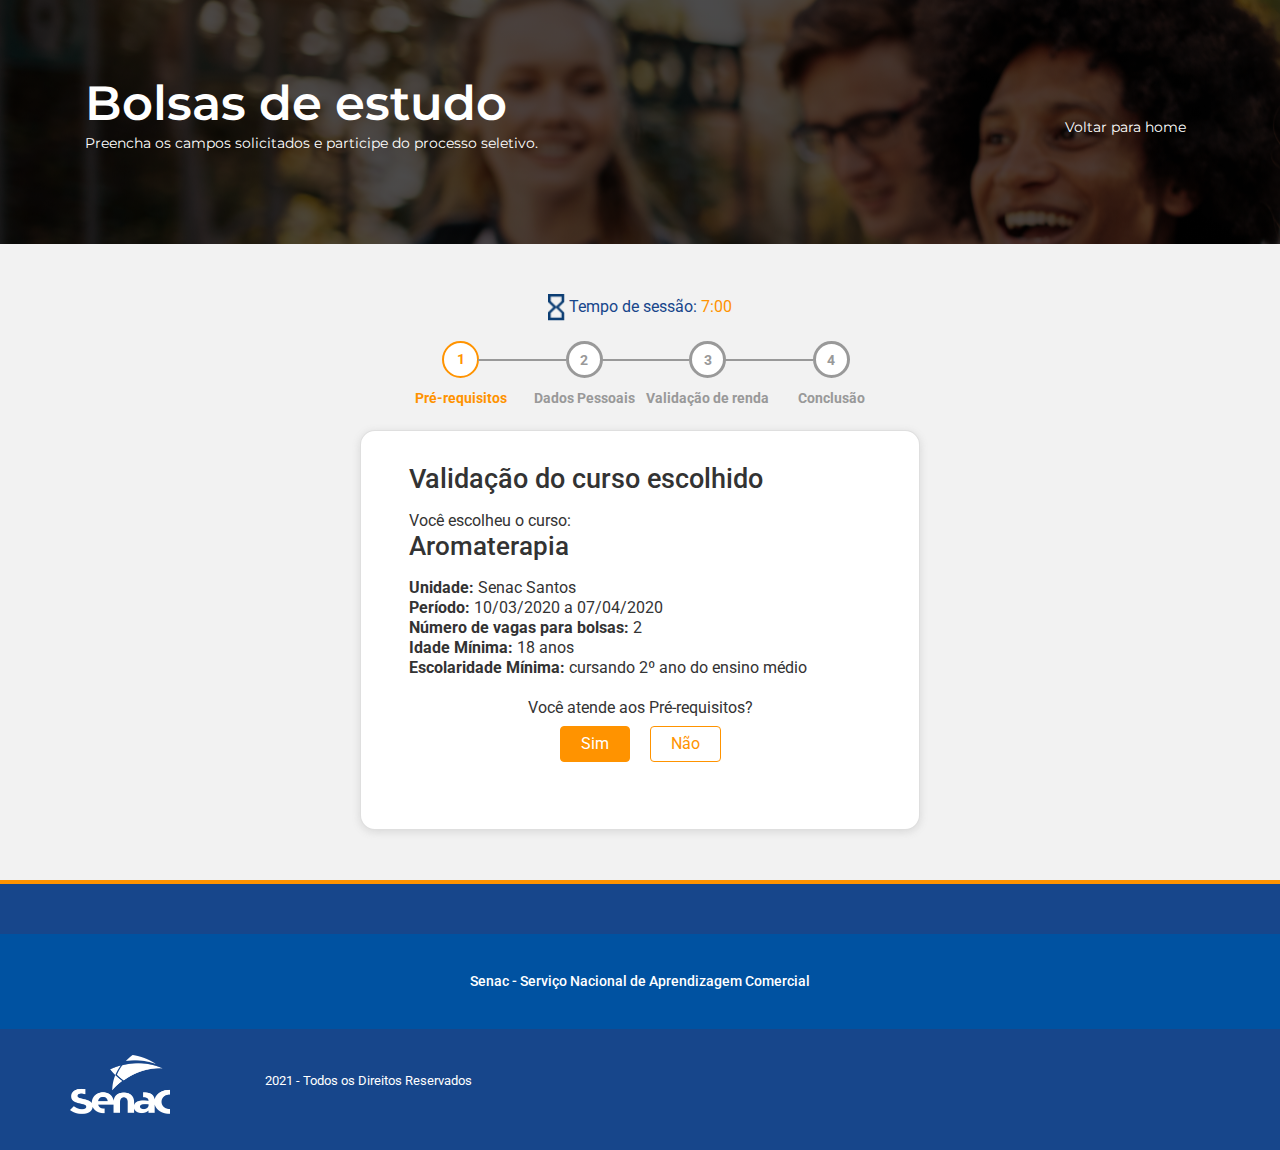
<file: index.html>
<!doctype html>
<html lang="pt-br">

<head>
  <title>Bolsas de Estudo | SENAC-SP</title>
  <meta charset="utf-8">
  <meta name="viewport" content="width=device-width, initial-scale=1, shrink-to-fit=no">
  <meta name="description" content="">
  <meta name="keywords" content="">
  <link rel=”shortcut icon” href=”favicon.ico” type=”image/x-icon”>
  <link rel="stylesheet" href="https://stackpath.bootstrapcdn.com/bootstrap/4.3.1/css/bootstrap.min.css"
    integrity="sha384-ggOyR0iXCbMQv3Xipma34MD+dH/1fQ784/j6cY/iJTQUOhcWr7x9JvoRxT2MZw1T" crossorigin="anonymous">
    <link href="https://fonts.googleapis.com/css2?family=Montserrat:wght@100;300;400;500;600;800&display=swap" rel="stylesheet">
    <link rel="preconnect" href="https://fonts.gstatic.com">
  <link href="https://fonts.googleapis.com/css2?family=Roboto:wght@100;400;500;700&display=swap" rel="stylesheet">
  <link rel="stylesheet" href="https://cdnjs.cloudflare.com/ajax/libs/font-awesome/5.15.2/css/all.min.css" integrity="sha512-HK5fgLBL+xu6dm/Ii3z4xhlSUyZgTT9tuc/hSrtw6uzJOvgRr2a9jyxxT1ely+B+xFAmJKVSTbpM/CuL7qxO8w==" crossorigin="anonymous" />
  <link rel="stylesheet" href="style.css">
</head>

<body>

    <header id="topo" class="d-flex">
        <div class="container">
          <div class="row align-items-center d-flex h-100">
            <div class="col-12 col-lg-8 order-2 order-md-1">
              <h1>Bolsas de estudo</h1>
              <p>Preencha os campos solicitados e participe do processo seletivo.</p>
            </div>
            <div class="col-12 col-lg-4 order-1 order-md-2">
              <div class="back-home-mobile">
                <div class="back-to-home">
                  <a href="index.html">
                    <i class="fas fa-home"></i> <br/>
                    <span>Voltar para home</span>
                  </a>
                </div>
            </div>
            </div>
          </div>
        </div>
        </div>
      </header>

      <main>
        <div class="container">
          <div class="row">
            <div class="col-2 d-none d-lg-flex"></div>
            <div class="col-12 col-lg-8">

              <div class="timer">
                <p><img src="images/time-icon.png" alt="">  Tempo de sessão: <span>7:00</span></p>
              </div>





              <!-- step -->
              <div class="step d-flex justify-content-center">
                <div>
                  <ul class="step-bar">
                    <li>
                      <span>Pré-requisitos</span>
                    </li>
                    <li>
                      <span>Dados Pessoais</span>
                    </li>
                    <li>
                      <span>Validação de renda</span>
                    </li>
                    <li>
                      <span>Conclusão</span>
                    </li>
                  </ul>
                </div>
              </div>



              <div style="display: flex; justify-content: center;">
              <div class="step-container card bg-white p-5" style="width: 560px; min-height: 400px; padding-top: 2rem !important; padding-bottom: 1rem !important;">
                <div class="validacao-container">
                  <h3 class="mb-3">Validação do curso escolhido</h3>
                  <p>Você escolheu o curso:</p>
                  <h3 style="font-size: 1.6rem;">Aromaterapia</h3>
                  <div class="mt-3">
                    <p><strong>Unidade:</strong> Senac Santos</p>
                    <p><strong>Período:</strong> 10/03/2020 a 07/04/2020</p>
                    <p><strong>Número de vagas para bolsas:</strong> 2</p>
                    <p><strong>Idade Mínima:</strong> 18 anos</p>
                    <p><strong>Escolaridade Mínima:</strong> cursando 2º ano do ensino médio</p>
                  </div>
                  <div class="col-12 form-button-container text-center">
                    <p class="mb-2" style="font-size: 1rem;">Você atende aos Pré-requisitos?</p>
                    <a href="step1-form.html" class="btn btn-primary btn-full mr-3">Sim</a>
                    <a href="exit-process.html" class="btn btn-primary btn-out">Não</a>
                  </div>
                </div>
              </div>
            </div>


            </div>
            <div class="col-2 d-none d-lg-flex"></div>
          </div>
        </div>
      </main>

        <!-- FOOTER -->
        <footer id="rodape">
          <div class="container-fluid">
            <div class="row">
              <div class="col-12 middle-target">
                <p>Senac - Serviço Nacional de Aprendizagem Comercial</p>
              </div>
            </div>
          </div>
          <div class="container bottom-target">
            <div class="row">
              <div class="col-12 col-lg-2 d-flex align-items-center justify-content-md-start justify-content-center mb-3 mt-3">
                <a href="/"><img src="images/senac_logo_branco.png" class="img-responsive logo-senac" alt="Logo SENAC-SP"></a>
              </div>
              <div class="col-12 col-lg-6 d-flex align-items-center justify-content-center justify-content-md-start pt-2">
                <p>2021 - Todos os Direitos Reservados</p>
              </div>
              <div class="col-12 col-lg-4 d-flex justify-content-end ">
                <div class="footer-sociais h-100">
                  <a href="https://www.facebook.com/"><i class="fab fa-facebook-square"></i></a>
                  <a href="https://twitter.com/"><i class="fab fa-twitter-square"></i></a>
                  <a href="https://linkedin.com/showcase/"><i class="fab fa-linkedin"></i></a>
                  <a href="https://youtube.com"><i class="fab fa-youtube-square"></i></a>
                </div>
              </div>
            </div>
          </div>
        </footer>

        <!-- Optional JavaScript -->
  <!-- jQuery first, then Popper.js, then Bootstrap JS -->
  <script src="https://ajax.googleapis.com/ajax/libs/jquery/3.5.1/jquery.min.js"></script>
  <script src="https://cdnjs.cloudflare.com/ajax/libs/popper.js/1.14.7/umd/popper.min.js"
    integrity="sha384-UO2eT0CpHqdSJQ6hJty5KVphtPhzWj9WO1clHTMGa3JDZwrnQq4sF86dIHNDz0W1"
    crossorigin="anonymous"></script>
  <script src="https://stackpath.bootstrapcdn.com/bootstrap/4.3.1/js/bootstrap.min.js"
    integrity="sha384-JjSmVgyd0p3pXB1rRibZUAYoIIy6OrQ6VrjIEaFf/nJGzIxFDsf4x0xIM+B07jRM"
    crossorigin="anonymous"></script>
  <script src="js/custom.js"></script>

</body>
</html>
</file>
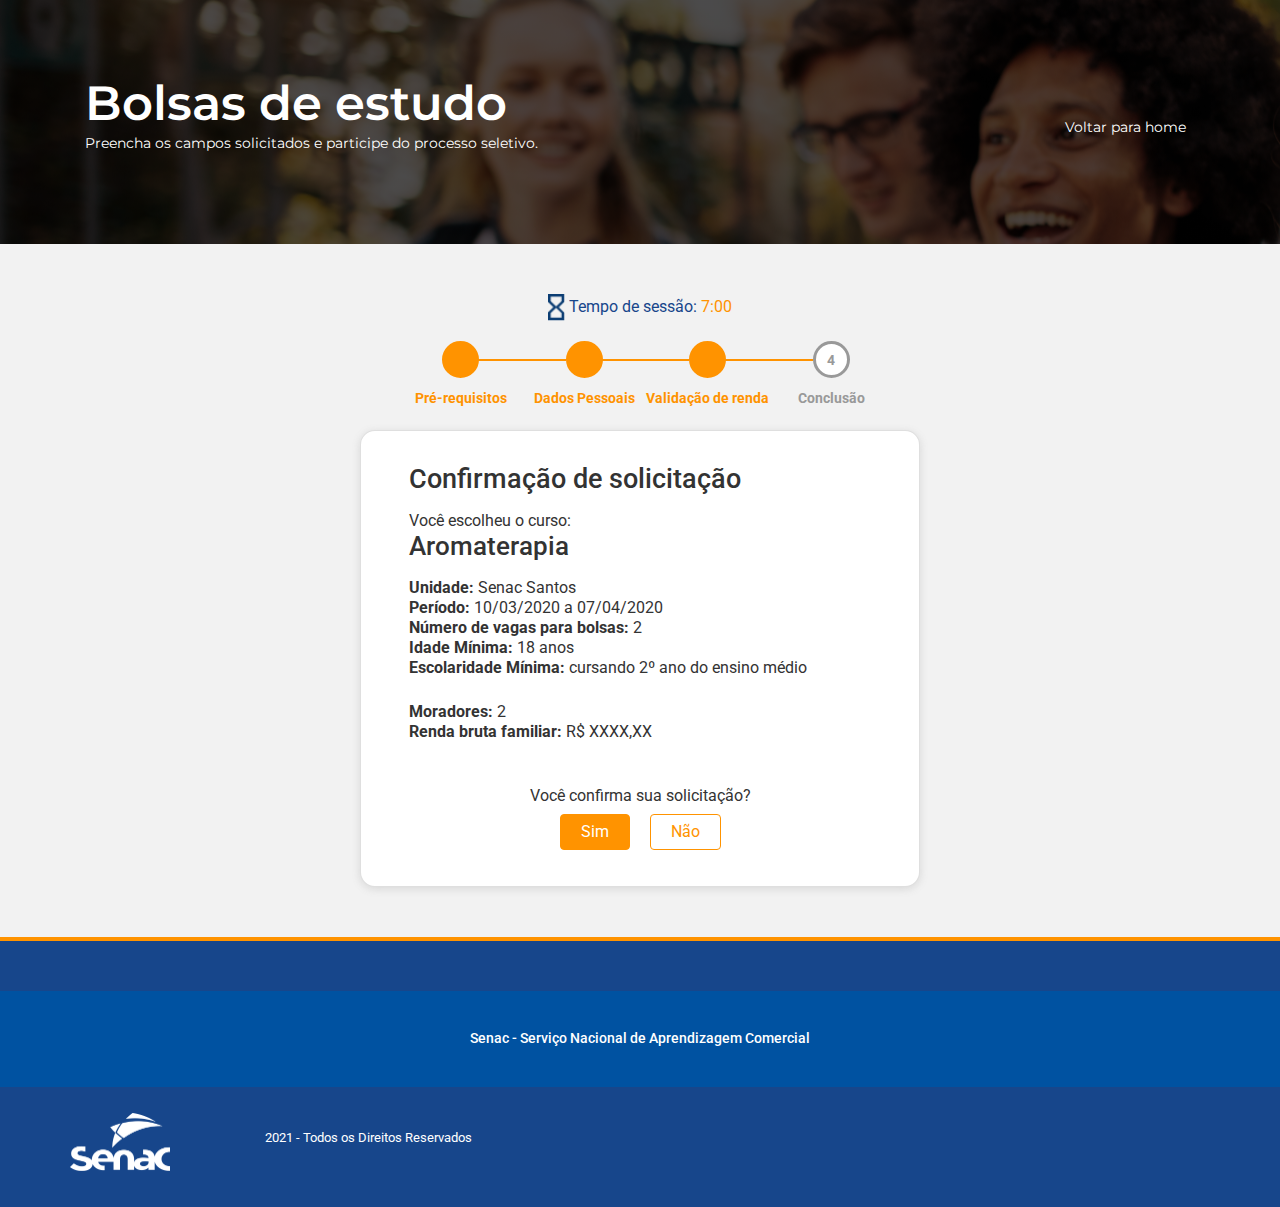
<file: confirm.html>
<!doctype html>
<html lang="pt-br">

<head>
  <title>Bolsas de Estudo | SENAC-SP</title>
  <meta charset="utf-8">
  <meta name="viewport" content="width=device-width, initial-scale=1, shrink-to-fit=no">
  <meta name="description" content="">
  <meta name="keywords" content="">
  <link rel=”shortcut icon” href=”favicon.ico” type=”image/x-icon”>
  <link rel="stylesheet" href="https://stackpath.bootstrapcdn.com/bootstrap/4.3.1/css/bootstrap.min.css"
    integrity="sha384-ggOyR0iXCbMQv3Xipma34MD+dH/1fQ784/j6cY/iJTQUOhcWr7x9JvoRxT2MZw1T" crossorigin="anonymous">
    <link href="https://fonts.googleapis.com/css2?family=Montserrat:wght@100;300;400;500;600;800&display=swap" rel="stylesheet">
    <link rel="preconnect" href="https://fonts.gstatic.com">
  <link href="https://fonts.googleapis.com/css2?family=Roboto:wght@100;400;500;700&display=swap" rel="stylesheet">
  <link rel="stylesheet" href="https://cdnjs.cloudflare.com/ajax/libs/font-awesome/5.15.2/css/all.min.css" integrity="sha512-HK5fgLBL+xu6dm/Ii3z4xhlSUyZgTT9tuc/hSrtw6uzJOvgRr2a9jyxxT1ely+B+xFAmJKVSTbpM/CuL7qxO8w==" crossorigin="anonymous" />
  <link rel="stylesheet" href="style.css">
</head>

<body>

  <header id="topo" class="d-flex">
    <div class="container">
      <div class="row align-items-center d-flex h-100">
        <div class="col-12 col-lg-8 order-2 order-md-1">
          <h1>Bolsas de estudo</h1>
          <p>Preencha os campos solicitados e participe do processo seletivo.</p>
        </div>
        <div class="col-12 col-lg-4 order-1 order-md-2">
          <div class="back-home-mobile">
            <div class="back-to-home">
              <a href="index.html">
                <i class="fas fa-home"></i> <br/>
                <span>Voltar para home</span>
              </a>
            </div>
        </div>
        </div>
      </div>
    </div>
    </div>
  </header>

      <main>
        <div class="container">
          <div class="row">
            <div class="col-lg-2 d-none d-lg-flex"></div>
            <div class="col-12 col-lg-8">

              <div class="timer">
                <p><img src="images/time-icon.png" alt="">  Tempo de sessão: <span>7:00</span></p>
              </div>





              <!-- step -->
              <div class="step d-flex justify-content-center">
                <div>
                  <ul class="step-bar">
                    <li class="active">
                      <span>Pré-requisitos</span>
                    </li>
                    <li class="active">
                      <span>Dados Pessoais</span>
                    </li>
                    <li class="active">
                      <span>Validação de renda</span>
                    </li>
                    <li>
                      <span>Conclusão</span>
                    </li>
                  </ul>
                </div>
              </div>



              <div style="display: flex; justify-content: center;">
              <div class="step-container card bg-white p-5" style="width: 560px; padding-top: 2rem !important; padding-bottom: 1rem !important;">
                <div class="validacao-container">
                  <h3 class="mb-3">Confirmação de solicitação</h3>
                  <p>Você escolheu o curso:</p>
                  <h3 style="font-size: 1.6rem;">Aromaterapia</h3>
                  <div class="mt-3">
                    <p><strong>Unidade:</strong> Senac Santos</p>
                    <p><strong>Período:</strong> 10/03/2020 a 07/04/2020</p>
                    <p><strong>Número de vagas para bolsas:</strong> 2</p>
                    <p><strong>Idade Mínima:</strong> 18 anos</p>
                    <p><strong>Escolaridade Mínima:</strong> cursando 2º ano do ensino médio</p>
                    <br/>
                    <p><strong>Moradores:</strong> 2</p>
                    <p><strong>Renda bruta familiar:</strong> R$ XXXX,XX</p>
                    <br />
                  </div>
                  <div class="col-12 form-button-container text-center">
                    <p class="mb-2" style="font-size: 1rem;">Você confirma sua solicitação?</p>
                    <a href="success.html" class="btn btn-primary btn-full mr-3">Sim</a>
                    <a href="exit-process.html" class="btn btn-primary btn-out">Não</a>
                  </div>
                </div>
              </div>
            </div>


            </div>
            <div class="col-lg-2 d-none d-lg-flex"></div>
          </div>
        </div>
      </main>

        <!-- FOOTER -->
        <footer id="rodape">
          <div class="container-fluid">
            <div class="row">
              <div class="col-12 middle-target">
                <p>Senac - Serviço Nacional de Aprendizagem Comercial</p>
              </div>
            </div>
          </div>
          <div class="container bottom-target">
            <div class="row">
              <div class="col-12 col-lg-2 d-flex align-items-center justify-content-md-start justify-content-center mb-3 mt-3">
                <a href="/"><img src="images/senac_logo_branco.png" class="img-responsive logo-senac" alt="Logo SENAC-SP"></a>
              </div>
              <div class="col-12 col-lg-6 d-flex align-items-center justify-content-center justify-content-md-start pt-2">
                <p>2021 - Todos os Direitos Reservados</p>
              </div>
              <div class="col-12 col-lg-4 d-flex justify-content-end ">
                <div class="footer-sociais h-100">
                  <a href="https://www.facebook.com/"><i class="fab fa-facebook-square"></i></a>
                  <a href="https://twitter.com/"><i class="fab fa-twitter-square"></i></a>
                  <a href="https://linkedin.com/showcase/"><i class="fab fa-linkedin"></i></a>
                  <a href="https://youtube.com"><i class="fab fa-youtube-square"></i></a>
                </div>
              </div>
            </div>
          </div>
        </footer>

        <!-- Optional JavaScript -->
  <!-- jQuery first, then Popper.js, then Bootstrap JS -->
  <script src="https://ajax.googleapis.com/ajax/libs/jquery/3.5.1/jquery.min.js"></script>
  <script src="https://cdnjs.cloudflare.com/ajax/libs/popper.js/1.14.7/umd/popper.min.js"
    integrity="sha384-UO2eT0CpHqdSJQ6hJty5KVphtPhzWj9WO1clHTMGa3JDZwrnQq4sF86dIHNDz0W1"
    crossorigin="anonymous"></script>
  <script src="https://stackpath.bootstrapcdn.com/bootstrap/4.3.1/js/bootstrap.min.js"
    integrity="sha384-JjSmVgyd0p3pXB1rRibZUAYoIIy6OrQ6VrjIEaFf/nJGzIxFDsf4x0xIM+B07jRM"
    crossorigin="anonymous"></script>
  <script src="js/custom.js"></script>

</body>
</html>
</file>
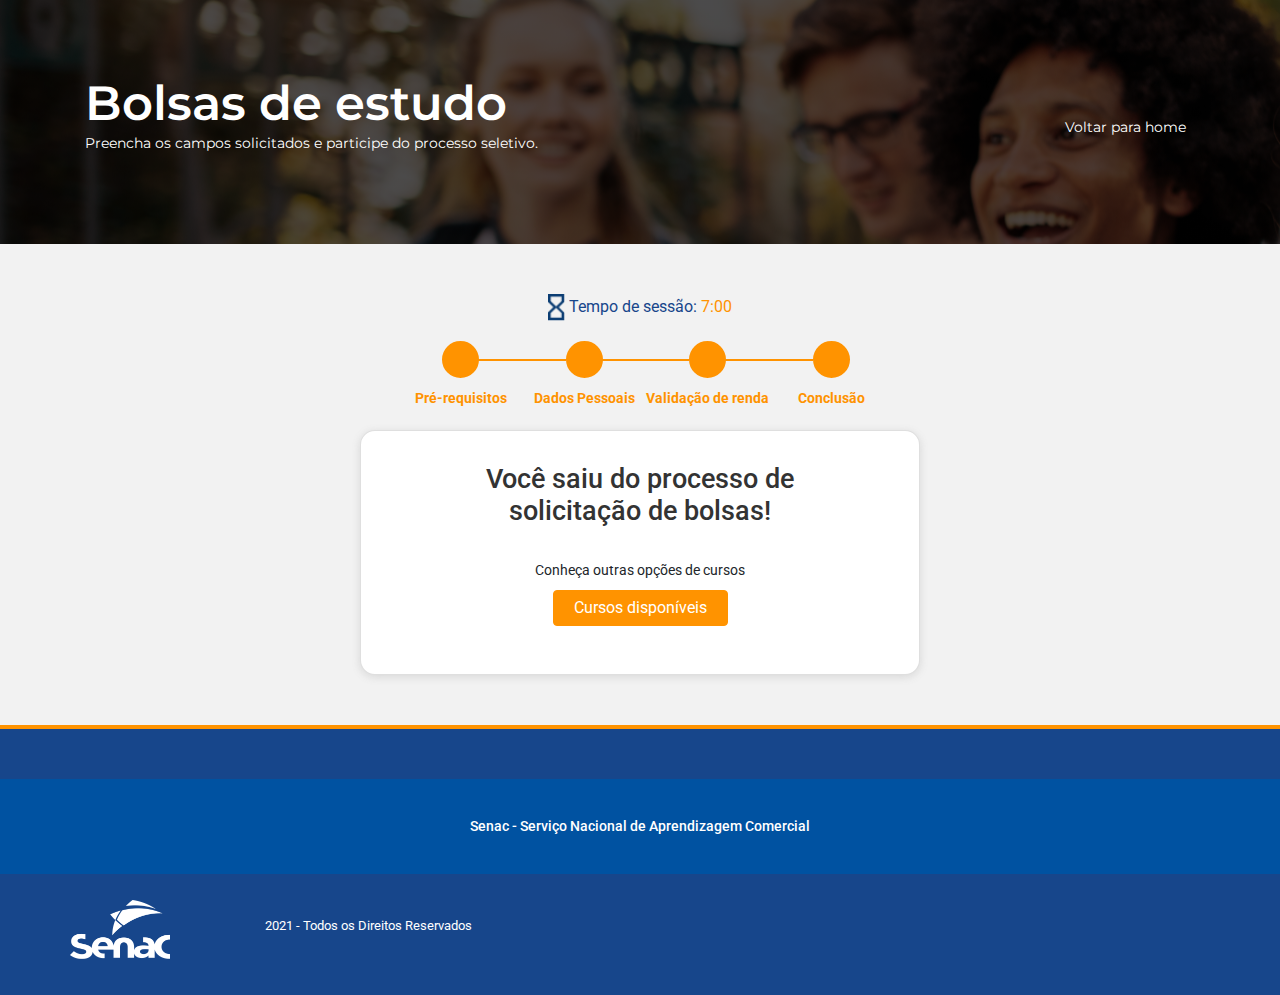
<file: exit-process.html>
<!doctype html>
<html lang="pt-br">

<head>
  <title>Bolsas de Estudo | SENAC-SP</title>
  <meta charset="utf-8">
  <meta name="viewport" content="width=device-width, initial-scale=1, shrink-to-fit=no">
  <meta name="description" content="">
  <meta name="keywords" content="">
  <link rel=”shortcut icon” href=”favicon.ico” type=”image/x-icon”>
  <link rel="stylesheet" href="https://stackpath.bootstrapcdn.com/bootstrap/4.3.1/css/bootstrap.min.css"
    integrity="sha384-ggOyR0iXCbMQv3Xipma34MD+dH/1fQ784/j6cY/iJTQUOhcWr7x9JvoRxT2MZw1T" crossorigin="anonymous">
    <link href="https://fonts.googleapis.com/css2?family=Montserrat:wght@100;300;400;500;600;800&display=swap" rel="stylesheet">
    <link rel="preconnect" href="https://fonts.gstatic.com">
  <link href="https://fonts.googleapis.com/css2?family=Roboto:wght@100;400;500;700&display=swap" rel="stylesheet">
  <link rel="stylesheet" href="https://cdnjs.cloudflare.com/ajax/libs/font-awesome/5.15.2/css/all.min.css" integrity="sha512-HK5fgLBL+xu6dm/Ii3z4xhlSUyZgTT9tuc/hSrtw6uzJOvgRr2a9jyxxT1ely+B+xFAmJKVSTbpM/CuL7qxO8w==" crossorigin="anonymous" />
  <link rel="stylesheet" href="style.css">
</head>

<body>

  <header id="topo" class="d-flex">
    <div class="container">
      <div class="row align-items-center d-flex h-100">
        <div class="col-12 col-lg-8 order-2 order-md-1">
          <h1>Bolsas de estudo</h1>
          <p>Preencha os campos solicitados e participe do processo seletivo.</p>
        </div>
        <div class="col-12 col-lg-4 order-1 order-md-2">
          <div class="back-home-mobile">
            <div class="back-to-home">
              <a href="index.html">
                <i class="fas fa-home"></i> <br/>
                <span>Voltar para home</span>
              </a>
            </div>
        </div>
        </div>
      </div>
    </div>
    </div>
  </header>

      <main>
        <div class="container">
          <div class="row">
            <div class="col-lg-2 d-none d-lg-flex"></div>
            <div class="col-12 col-lg-8">

              <div class="timer">
                <p><img src="images/time-icon.png" alt="">  Tempo de sessão: <span>7:00</span></p>
              </div>

              <!-- step -->
              <div class="step d-flex justify-content-center">
                <div>
                  <ul class="step-bar">
                    <li class="active">
                      <span>Pré-requisitos</span>
                    </li>
                    <li class="active">
                      <span>Dados Pessoais</span>
                    </li>
                    <li class="active">
                      <span>Validação de renda</span>
                    </li>
                    <li class="active">
                      <span>Conclusão</span>
                    </li>
                  </ul>
                </div>
              </div>



              <div style="display: flex; justify-content: center;">
                <div class="step-container card bg-white p-5" style="width: 560px; padding-top: 2rem !important; padding-bottom: 3rem !important;">
                  <div class="cancel-container text-center">
                    <i class="far fa-times-circle"></i>
                    <h3>Você saiu do processo de <br/>solicitação de bolsas!</h3>
                    <br/>
                    <div class="h-100">
                      <p class="pb-2">Conheça outras opções de cursos</p>
                      <a href="#" class="btn btn-primary btn-full">Cursos disponíveis</a>
                    </div>
                  </div>
                </div>
              </div>

            </div>
            <div class="col-2"></div>
          </div>
        </div>
      </main>

        <!-- FOOTER -->
        <footer id="rodape">
          <div class="container-fluid">
            <div class="row">
              <div class="col-12 middle-target">
                <p>Senac - Serviço Nacional de Aprendizagem Comercial</p>
              </div>
            </div>
          </div>
          <div class="container bottom-target">
            <div class="row">
              <div class="col-12 col-lg-2 d-flex align-items-center justify-content-md-start justify-content-center mb-3 mt-3">
                <a href="/"><img src="images/senac_logo_branco.png" class="img-responsive logo-senac" alt="Logo SENAC-SP"></a>
              </div>
              <div class="col-12 col-lg-6 d-flex align-items-center justify-content-center justify-content-md-start pt-2">
                <p>2021 - Todos os Direitos Reservados</p>
              </div>
              <div class="col-12 col-lg-4 d-flex justify-content-end ">
                <div class="footer-sociais h-100">
                  <a href="https://www.facebook.com/"><i class="fab fa-facebook-square"></i></a>
                  <a href="https://twitter.com/"><i class="fab fa-twitter-square"></i></a>
                  <a href="https://linkedin.com/showcase/"><i class="fab fa-linkedin"></i></a>
                  <a href="https://youtube.com"><i class="fab fa-youtube-square"></i></a>
                </div>
              </div>
            </div>
          </div>
        </footer>

        <!-- Optional JavaScript -->
  <!-- jQuery first, then Popper.js, then Bootstrap JS -->
  <script src="https://ajax.googleapis.com/ajax/libs/jquery/3.5.1/jquery.min.js"></script>
  <script src="https://cdnjs.cloudflare.com/ajax/libs/popper.js/1.14.7/umd/popper.min.js"
    integrity="sha384-UO2eT0CpHqdSJQ6hJty5KVphtPhzWj9WO1clHTMGa3JDZwrnQq4sF86dIHNDz0W1"
    crossorigin="anonymous"></script>
  <script src="https://stackpath.bootstrapcdn.com/bootstrap/4.3.1/js/bootstrap.min.js"
    integrity="sha384-JjSmVgyd0p3pXB1rRibZUAYoIIy6OrQ6VrjIEaFf/nJGzIxFDsf4x0xIM+B07jRM"
    crossorigin="anonymous"></script>
  <script src="js/custom.js"></script>

</body>
</html>
</file>
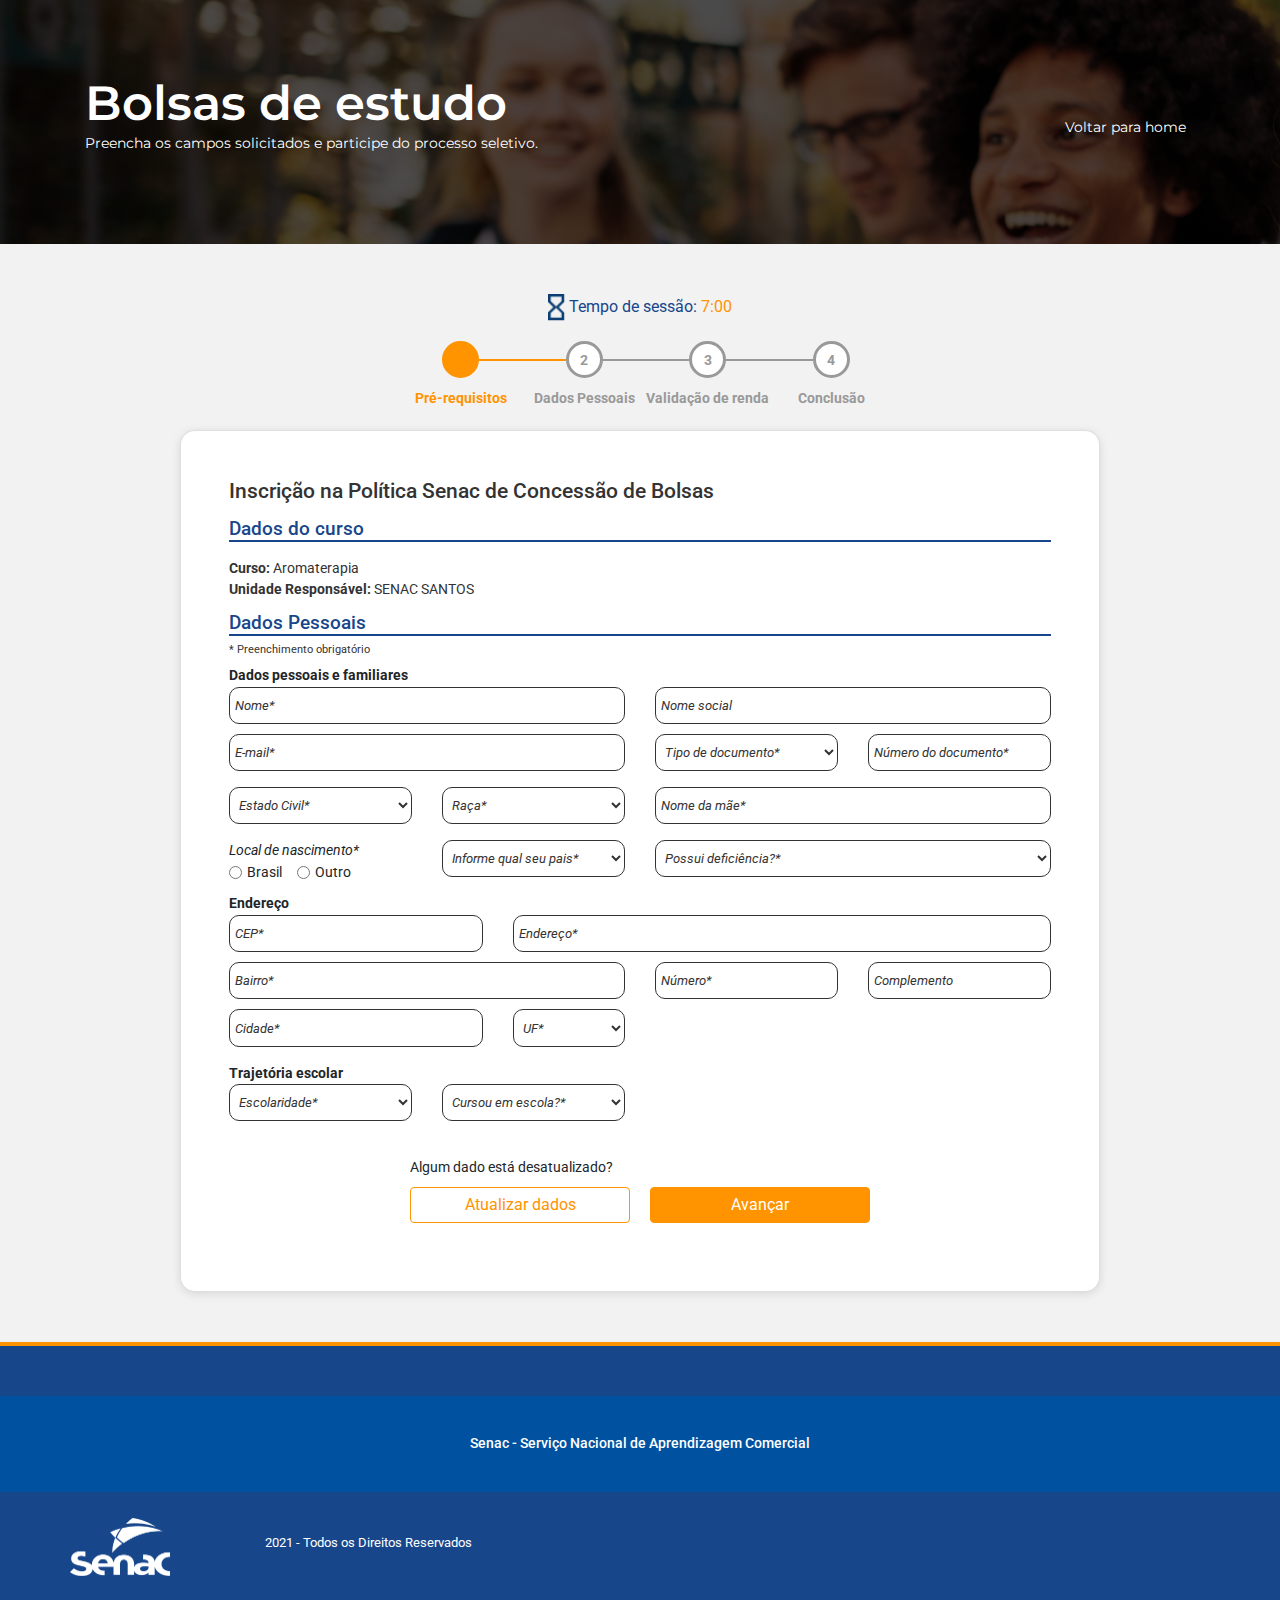
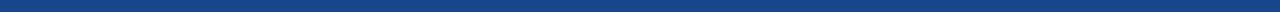
<file: step1-form.html>
<!doctype html>
<html lang="pt-br">

<head>
  <title>Bolsas de Estudo | SENAC-SP</title>
  <meta charset="utf-8">
  <meta name="viewport" content="width=device-width, initial-scale=1, shrink-to-fit=no">
  <meta name="description" content="">
  <meta name="keywords" content="">
  <link rel=”shortcut icon” href=”favicon.ico” type=”image/x-icon”>
  <link rel="stylesheet" href="https://stackpath.bootstrapcdn.com/bootstrap/4.3.1/css/bootstrap.min.css"
    integrity="sha384-ggOyR0iXCbMQv3Xipma34MD+dH/1fQ784/j6cY/iJTQUOhcWr7x9JvoRxT2MZw1T" crossorigin="anonymous">
  <link href="https://fonts.googleapis.com/css2?family=Montserrat:wght@100;300;400;500;600;800&display=swap" rel="stylesheet">
  <link rel="preconnect" href="https://fonts.gstatic.com">
<link href="https://fonts.googleapis.com/css2?family=Roboto:wght@100;400;500;700&display=swap" rel="stylesheet">
  <link rel="stylesheet" href="https://cdnjs.cloudflare.com/ajax/libs/font-awesome/5.15.2/css/all.min.css" integrity="sha512-HK5fgLBL+xu6dm/Ii3z4xhlSUyZgTT9tuc/hSrtw6uzJOvgRr2a9jyxxT1ely+B+xFAmJKVSTbpM/CuL7qxO8w==" crossorigin="anonymous" />
  <link rel="stylesheet" href="style.css">
</head>

<body>

  <header id="topo" class="d-flex">
    <div class="container">
      <div class="row align-items-center d-flex h-100">
        <div class="col-12 col-lg-8 order-2 order-md-1">
          <h1>Bolsas de estudo</h1>
          <p>Preencha os campos solicitados e participe do processo seletivo.</p>
        </div>
        <div class="col-12 col-lg-4 order-1 order-md-2">
          <div class="back-home-mobile">
            <div class="back-to-home">
              <a href="index.html">
                <i class="fas fa-home"></i> <br/>
                <span>Voltar para home</span>
              </a>
            </div>
        </div>
        </div>
      </div>
    </div>
    </div>
  </header>

      <main>
        <div class="container">
          <div class="row">
            <div class="col-1 d-none d-lg-flex"></div>
            <div class="col-12 col-lg-10">


              <div class="timer">
                <p><img src="images/time-icon.png" alt="">  Tempo de sessão: <span>7:00</span></p>
              </div>






              <!-- step -->
              <div class="step d-flex justify-content-center">
                <div>
                  <ul class="step-bar">
                    <li class="active">
                      <span>Pré-requisitos</span>
                    </li>
                    <li>
                      <span>Dados Pessoais</span>
                    </li>
                    <li>
                      <span>Validação de renda</span>
                    </li>
                    <li>
                      <span>Conclusão</span>
                    </li>
                  </ul>
                </div>
              </div>






              <div class="step-container col-12 card bg-white p-3 p-md-5">
                <h3>Inscrição na Política Senac de Concessão de Bolsas</h3>
                <div class="section-form">
                  <h4>Dados do curso</h4>
                  <div class="mt-3">
                    <p><strong>Curso:</strong> Aromaterapia</p>
                    <p><strong>Unidade Responsável:</strong> SENAC SANTOS</p>
                  </div>
                </div>
                <div class="section-form">
                  <h4>Dados Pessoais</h4>
                  <small>* Preenchimento obrigatório</small>
                </div>
<div>
                  <div>
                    <!-- form -->
                    <form action="">
                      <div class="container p-0">
                        <div class="row">
                          <div class="col-12">
                            <p><strong>Dados pessoais e familiares</strong></p>
                          </div>
                          <div class="col-12 col-lg-6">
                            <input type="text" class="form-control" placeholder="Nome*">
                          </div>
                          <div class="col-12 col-lg-6">
                            <input type="text" class="form-control" placeholder="Nome social">
                          </div>
                          <div class="col-12 col-lg-6">
                            <input type="text" class="form-control" placeholder="E-mail*">
                          </div>

                          <div class="col-12 col-lg-6">
                            <div class="row">
                              <div class="col-12 col-lg-6">
                                <div class="form-group">
                                  <select class="form-control" id="exampleFormControlSelect1">
                                    <option>Tipo de documento*</option>
                                    <option>2</option>
                                    <option>3</option>
                                    <option>4</option>
                                    <option>5</option>
                                  </select>
                                </div>
                              </div>
                              <div class="col-12 col-lg-6">
                                <input type="text" class="form-control" placeholder="Número do documento*">
                              </div>
                            </div>
                          </div>

                          <div class="col-12 col-lg-6">
                            <div class="row">
                              <div class="col-12 col-lg-6">
                                <div class="form-group">
                                  <select class="form-control" id="exampleFormControlSelect1">
                                    <option>Estado Civil*</option>
                                    <option>2</option>
                                    <option>3</option>
                                    <option>4</option>
                                    <option>5</option>
                                  </select>
                                </div>
                              </div>
                              <div class="col-12 col-lg-6">
                                <div class="form-group">
                                  <select class="form-control" id="exampleFormControlSelect1">
                                    <option>Raça*</option>
                                    <option>2</option>
                                    <option>3</option>
                                    <option>4</option>
                                    <option>5</option>
                                  </select>
                                </div>
                              </div>
                            </div>
                          </div>

                          <div class="col-12 col-lg-6">
                            <input type="text" class="form-control" placeholder="Nome da mãe*">
                          </div>

                          <div class="col-12 col-lg-6">
                            <div class="row">
                              <div class="col-12 col-lg-6 form-checkbox">
                                <p>Local de nascimento*</p>
                                <div class="form-check form-check-inline">
                                  <input class="form-check-input" type="radio" name="inlineRadioOptions" id="inlineRadio1" value="option1">
                                  <label class="form-check-label" for="inlineRadio1">Brasil</label>
                                </div>
                                <div class="form-check form-check-inline">
                                  <input class="form-check-input" type="radio" name="inlineRadioOptions" id="inlineRadio2" value="option2">
                                  <label class="form-check-label" for="inlineRadio2">Outro</label>
                                </div>
                              </div>
                              <div class="col-12 col-lg-6">
                                <div class="form-group">
                                  <select class="form-control" id="exampleFormControlSelect1">
                                    <option>Informe qual seu pais*</option>
                                    <option>2</option>
                                    <option>3</option>
                                    <option>4</option>
                                    <option>5</option>
                                  </select>
                                </div>
                              </div>
                            </div>
                          </div>

                          <div class="col-12 col-lg-6">
                            <div class="form-group">
                              <select class="form-control" id="exampleFormControlSelect1">
                                <option>Possui deficiência?*</option>
                                <option>2</option>
                                <option>3</option>
                                <option>4</option>
                                <option>5</option>
                              </select>
                            </div>
                          </div>


                            <div class="col-12">
                              <p><strong>Endereço</strong></p>
                            </div>

                            <div class="col-12">
                              <div class="row">
                                <div class="col-12 col-lg-4">
                                  <input type="text" class="form-control" placeholder="CEP*">
                                </div>
                                <div class="col-12 col-lg-8">
                                  <input type="text" class="form-control" placeholder="Endereço*">
                                </div>
                              </div>
                            </div>

                            <div class="col-12">
                              <div class="row">
                                <div class="col-12 col-lg-6">
                                  <input type="text" class="form-control" placeholder="Bairro*">
                                </div>
                                <div class="col-12 col-lg-3">
                                  <input type="text" class="form-control" placeholder="Número*">
                                </div>
                                <div class="col-12 col-lg-3">
                                  <input type="text" class="form-control" placeholder="Complemento">
                                </div>
                              </div>
                            </div>

                            <div class="col-12">
                              <div class="row">
                                <div class="col-12 col-lg-4">
                                  <input type="text" class="form-control" placeholder="Cidade*">
                                </div>
                                <div class="col-12 col-lg-2">
                                  <div class="form-group">
                                    <select class="form-control" id="exampleFormControlSelect1">
                                      <option>UF*</option>
                                      <option>2</option>
                                      <option>3</option>
                                      <option>4</option>
                                      <option>5</option>
                                    </select>
                                  </div>
                                </div>
                                <div class="col-12 col-lg-6"></div>
                              </div>
                            </div>

                            <div class="col-12">
                              <p><strong>Trajetória escolar</strong></p>
                            </div>

                            <div class="col-12">
                              <div class="row">
                                <div class="col-12 col-lg-3">
                                  <div class="form-group">
                                    <select class="form-control" id="exampleFormControlSelect1">
                                      <option>Escolaridade*</option>
                                      <option>2</option>
                                      <option>3</option>
                                      <option>4</option>
                                      <option>5</option>
                                    </select>
                                  </div>
                                </div>
                                <div class="col-12 col-lg-3">
                                  <div class="form-group">
                                    <select class="form-control" id="exampleFormControlSelect1">
                                      <option>Cursou em escola?*</option>
                                      <option>2</option>
                                      <option>3</option>
                                      <option>4</option>
                                      <option>5</option>
                                    </select>
                                  </div>
                                </div>
                                <div class="col-12 col-lg-6">
                                </div>
                              </div>
                            </div>

                      </div>

                        <div class="form-button-container">
                          <div class="d-flex justify-content-center">
                            <div>
                              <p class="mb-2">Algum dado está desatualizado?</p>
                              <a href="#" class="btn btn-primary btn-out mr-3  btn-big">Atualizar dados</a>
                              <a href="step2-form.html" class="btn btn-primary btn-full btn-big">Avançar</a>
                            </div>
                          </div>
                        </div>


                      </div>
                    </form>
                  </div>
                </div>

              </div>
            </div>
            <div class="col-1 d-none d-lg-flex"></div>
          </div>
        </div>
      </main>

        <!-- FOOTER -->
        <footer id="rodape">
          <div class="container-fluid">
            <div class="row">
              <div class="col-12 middle-target">
                <p>Senac - Serviço Nacional de Aprendizagem Comercial</p>
              </div>
            </div>
          </div>
          <div class="container bottom-target">
            <div class="row">
              <div class="col-12 col-lg-2 d-flex align-items-center justify-content-md-start justify-content-center mb-3 mt-3">
                <a href="/"><img src="images/senac_logo_branco.png" class="img-responsive logo-senac" alt="Logo SENAC-SP"></a>
              </div>
              <div class="col-12 col-lg-6 d-flex align-items-center justify-content-center justify-content-md-start pt-2">
                <p>2021 - Todos os Direitos Reservados</p>
              </div>
              <div class="col-12 col-lg-4 d-flex justify-content-end ">
                <div class="footer-sociais h-100">
                  <a href="https://www.facebook.com/"><i class="fab fa-facebook-square"></i></a>
                  <a href="https://twitter.com/"><i class="fab fa-twitter-square"></i></a>
                  <a href="https://linkedin.com/showcase/"><i class="fab fa-linkedin"></i></a>
                  <a href="https://youtube.com"><i class="fab fa-youtube-square"></i></a>
                </div>
              </div>
            </div>
          </div>
        </footer>

        <!-- Optional JavaScript -->
  <!-- jQuery first, then Popper.js, then Bootstrap JS -->
  <script src="https://ajax.googleapis.com/ajax/libs/jquery/3.5.1/jquery.min.js"></script>
  <script src="https://cdnjs.cloudflare.com/ajax/libs/popper.js/1.14.7/umd/popper.min.js"
    integrity="sha384-UO2eT0CpHqdSJQ6hJty5KVphtPhzWj9WO1clHTMGa3JDZwrnQq4sF86dIHNDz0W1"
    crossorigin="anonymous"></script>
  <script src="https://stackpath.bootstrapcdn.com/bootstrap/4.3.1/js/bootstrap.min.js"
    integrity="sha384-JjSmVgyd0p3pXB1rRibZUAYoIIy6OrQ6VrjIEaFf/nJGzIxFDsf4x0xIM+B07jRM"
    crossorigin="anonymous"></script>
  <script src="js/custom.js"></script>

</body>
</html>
</file>
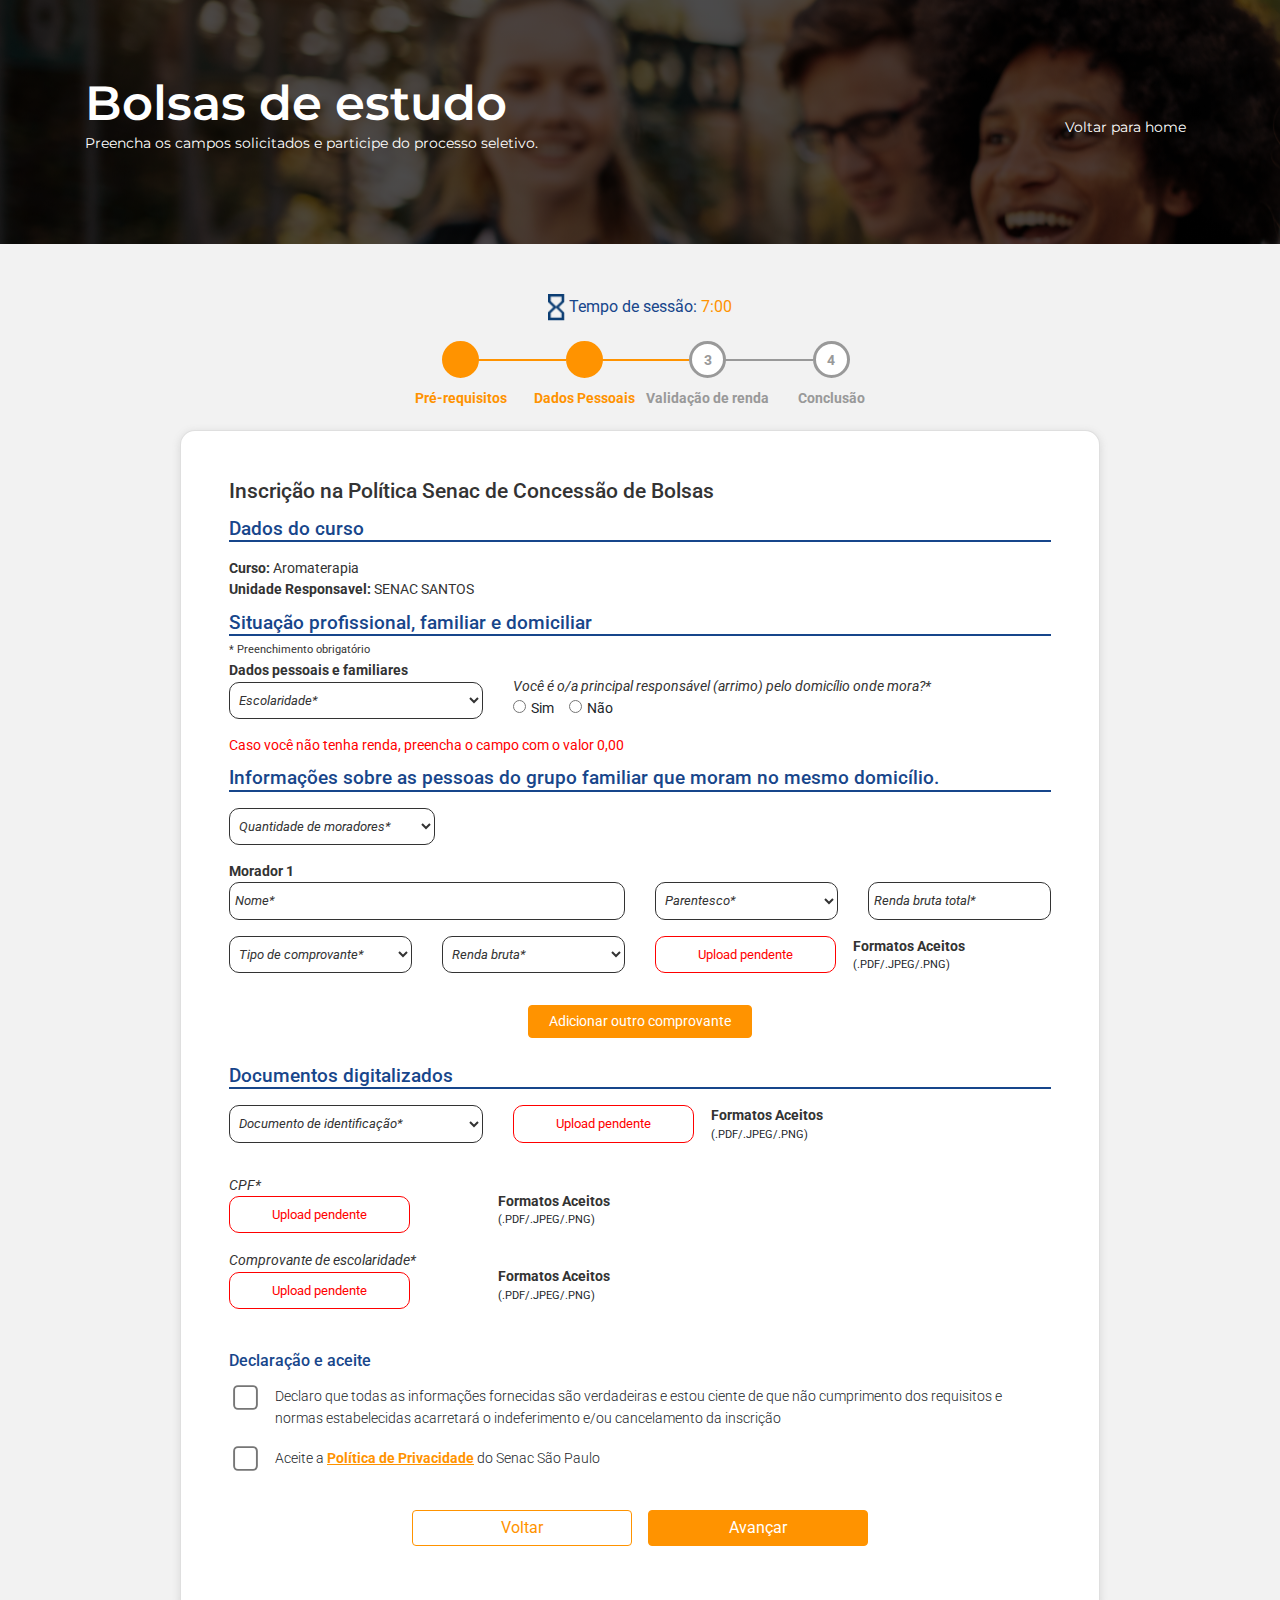
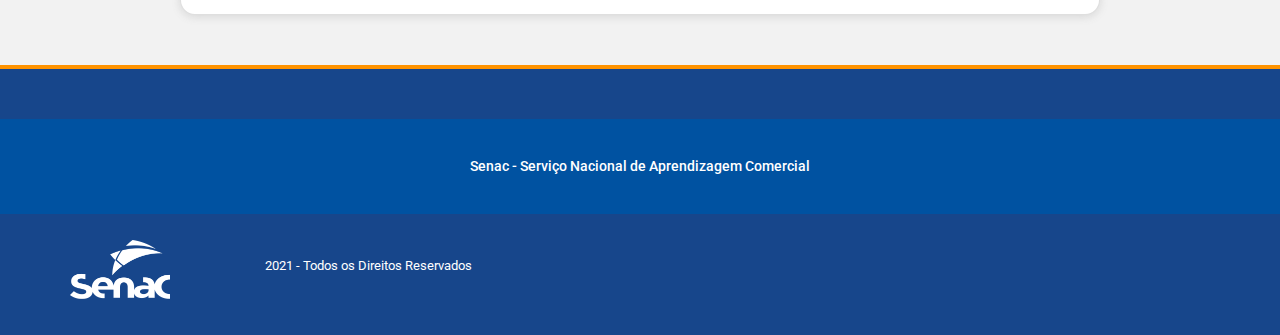
<file: step2-form.html>
<!doctype html>
<html lang="pt-br">

<head>
  <title>Bolsas de Estudo | SENAC-SP</title>
  <meta charset="utf-8">
  <meta name="viewport" content="width=device-width, initial-scale=1, shrink-to-fit=no">
  <meta name="description" content="">
  <meta name="keywords" content="">
  <link rel=”shortcut icon” href=”favicon.ico” type=”image/x-icon”>
  <link rel="stylesheet" href="https://stackpath.bootstrapcdn.com/bootstrap/4.3.1/css/bootstrap.min.css"
    integrity="sha384-ggOyR0iXCbMQv3Xipma34MD+dH/1fQ784/j6cY/iJTQUOhcWr7x9JvoRxT2MZw1T" crossorigin="anonymous">
    <link href="https://fonts.googleapis.com/css2?family=Montserrat:wght@100;300;400;500;600;800&display=swap" rel="stylesheet">
    <link rel="preconnect" href="https://fonts.gstatic.com">
  <link href="https://fonts.googleapis.com/css2?family=Roboto:wght@100;300;400;500;700&display=swap" rel="stylesheet">
  <link rel="stylesheet" href="https://cdnjs.cloudflare.com/ajax/libs/font-awesome/5.15.2/css/all.min.css" integrity="sha512-HK5fgLBL+xu6dm/Ii3z4xhlSUyZgTT9tuc/hSrtw6uzJOvgRr2a9jyxxT1ely+B+xFAmJKVSTbpM/CuL7qxO8w==" crossorigin="anonymous" />
<link rel="stylesheet" href="style.css">
</head>

<body>

  <header id="topo" class="d-flex">
    <div class="container">
      <div class="row align-items-center d-flex h-100">
        <div class="col-12 col-lg-8 order-2 order-md-1">
          <h1>Bolsas de estudo</h1>
          <p>Preencha os campos solicitados e participe do processo seletivo.</p>
        </div>
        <div class="col-12 col-lg-4 order-1 order-md-2">
          <div class="back-home-mobile">
            <div class="back-to-home">
              <a href="index.html">
                <i class="fas fa-home"></i> <br/>
                <span>Voltar para home</span>
              </a>
            </div>
        </div>
        </div>
      </div>
    </div>
    </div>
  </header>

      <main>
        <div class="container">
          <div class="row">
            <div class="col-1 d-none d-lg-flex"></div>
            <div class="col-12 col-lg-10">

              <div class="timer">
                <p><img src="images/time-icon.png" alt="">  Tempo de sessão: <span>7:00</span></p>
              </div>

              <div class="step d-flex justify-content-center">
                <div>
                  <ul class="step-bar">
                    <li class="active">
                      <span>Pré-requisitos</span>
                    </li>
                    <li class="active">
                      <span>Dados Pessoais</span>
                    </li>
                    <li>
                      <span>Validação de renda</span>
                    </li>
                    <li>
                      <span>Conclusão</span>
                    </li>
                  </ul>
                </div>
              </div>

              <div class="step-container col-12 card bg-white p-3 p-md-5">
                <h3>Inscrição na Política Senac de Concessão de Bolsas</h3>

                <div class="section-form">
                  <h4>Dados do curso</h4>
                  <div class="mt-3">
                    <p><strong>Curso:</strong> Aromaterapia</p>
                    <p><strong>Unidade Responsavel:</strong> SENAC SANTOS</p>
                  </div>
                </div>

                <div class="section-form">
                  <h4>Situação profissional, familiar e domiciliar</h4>
                  <small>* Preenchimento obrigatório</small>
                  <div>
                    <div class="row">
                      <div class="col-12 col-lg-4">
                        <p><strong>Dados pessoais e familiares</strong></p>
                        <div class="form-group">
                          <select class="form-control" id="exampleFormControlSelect1">
                            <option>Escolaridade*</option>
                            <option>2</option>
                            <option>3</option>
                            <option>4</option>
                            <option>5</option>
                          </select>
                        </div>
                      </div>
                      <div class="col-12 col-lg-8 form-checkbox pt-3">
                        <p>Você é o/a principal responsável (arrimo) pelo domicílio onde mora?*</p>
                        <div class="form-check-inline">
                          <label class="form-check-label">
                            <input type="radio" class="form-check-input" name="optradio">Sim
                          </label>
                        </div>
                        <div class="form-check-inline">
                          <label class="form-check-label">
                            <input type="radio" class="form-check-input" name="optradio">Não
                          </label>
                        </div>
                      </div>
                      <div class="col-12">
                        <p style="color: red;">Caso você não tenha renda, preencha o campo com o valor 0,00</p>
                      </div>
                    </div>
                  </div>
                </div>

                <div class="section-form">
                  <h4>Informações sobre as pessoas do grupo familiar que moram no mesmo domicílio.</h4>
                  <div class="form-group mt-3">
                    <select class="form-control col-12 col-lg-3" id="qtd_moradores">
                      <option>Quantidade de moradores*</option>
                      <option value="1">1</option>
                      <option value="2">2</option>
                      <option value="3">3</option>
                      <option value="4">4</option>
                    </select>
                  </div>
                  <div>
                    <div id="row-morador">
                      <p><strong>Morador <span id="numero-morador">1</span></strong></p>
                      <div class="row">
                        <div class="col-12 col-lg-6">
                          <input type="text" class="form-control" placeholder="Nome*">
                        </div>
                        <div class="col-12 col-lg-3">
                          <div class="form-group">
                            <select class="form-control" id="exampleFormControlSelect1">
                              <option>Parentesco*</option>
                              <option>2</option>
                              <option>3</option>
                              <option>4</option>
                              <option>5</option>
                            </select>
                          </div>
                        </div>
                        <div class="col-12 col-lg-3">
                          <input type="text" class="form-control" placeholder="Renda bruta total*">
                        </div>
                      </div>
                      <div id="row-comprovante" class="row">
                        <div class="col-12 col-lg-3">
                          <div class="form-group">
                            <select class="form-control" id="exampleFormControlSelect1">
                              <option>Tipo de comprovante*</option>
                              <option>2</option>
                              <option>3</option>
                              <option>4</option>
                              <option>5</option>
                            </select>
                          </div>
                        </div>
                        <div class="col-12 col-lg-3">
                          <div class="form-group">
                            <select class="form-control" id="exampleFormControlSelect1">
                              <option>Renda bruta*</option>
                              <option>2</option>
                              <option>3</option>
                              <option>4</option>
                              <option>5</option>
                            </select>
                          </div>
                        </div>
                        <div class="col-8 col-lg-3">
                          <input type="file" class="custom-file-input">
                        </div>
                        <div class="col-4 col-lg-3 info-upload ml-0 pl-0">
                          <p>Formatos Aceitos</p>
                          <span>(.PDF/.JPEG/.PNG)</span>
                        </div>
                      </div>
                      <div class="d-flex justify-content-center mb-3 pt-3">
                        <a href="#" id="add-comprovante" class="btn btn-primary btn-full add-comprovante"><i class="fas fa-plus-circle"></i> Adicionar outro comprovante</a>
                      </div>
                    </div>
                    <div id="mais-moradores"></div>
                    <!-- <div id="row-morador">
                      <p><strong>Morador 2</strong></p>
                      <div class="row">
                        <div class="col-12 col-lg-6">
                          <input type="text" class="form-control" placeholder="Nome*">
                        </div>
                        <div class="col-12 col-lg-3">
                          <div class="form-group">
                            <select class="form-control" id="exampleFormControlSelect1">
                              <option>Parentesco*</option>
                              <option>2</option>
                              <option>3</option>
                              <option>4</option>
                              <option>5</option>
                            </select>
                          </div>
                        </div>
                        <div class="col-12 col-lg-3">
                          <input type="text" class="form-control" placeholder="Renda bruta total*">
                        </div>
                      </div>
                      <div class="row">
                        <div class="col-12 col-lg-3">
                          <div class="form-group">
                            <select class="form-control" id="exampleFormControlSelect1">
                              <option>Tipo de comprovante*</option>
                              <option>2</option>
                              <option>3</option>
                              <option>4</option>
                              <option>5</option>
                            </select>
                          </div>
                        </div>
                        <div class="col-12 col-lg-3">
                          <div class="form-group">
                            <select class="form-control" id="exampleFormControlSelect1">
                              <option>Renda bruta*</option>
                              <option>2</option>
                              <option>3</option>
                              <option>4</option>
                              <option>5</option>
                            </select>
                          </div>
                        </div>
                        <div class="col-8 col-lg-3">
                          <input type="file" class="custom-file-input">
                        </div>
                        <div class="col-4 col-lg-3 info-upload ml-0 pl-0">
                          <p>Formatos Aceitos</p>
                          <span>(.PDF/.JPEG/.PNG)</span>
                        </div>
                      </div>
                      <div class="d-flex justify-content-center mb-3 pt-3">
                        <a href="#" class="btn btn-primary btn-full add-comprovante"><i class="fas fa-plus-circle"></i> Adicionar outro comprovante</a>
                      </div>
                    </div> -->
                  </div>
                </div>


                <div class="section-form">
                  <h4>Documentos digitalizados</h4>
                  <div class="row mt-3 mb-3">
                    <div class="col-12 col-lg-4">
                      <div class="form-group">
                        <select class="form-control" id="exampleFormControlSelect1">
                          <option>Documento de identificação*</option>
                          <option>2</option>
                          <option>3</option>
                          <option>4</option>
                          <option>5</option>
                        </select>
                      </div>
                    </div>
                    <div class="col-8 col-lg-3">
                      <input type="file" class="custom-file-input">
                    </div>
                    <div class="col-4 col-lg-3 ml-0 pl-0 info-upload">
                      <p>Formatos Aceitos</p>
                      <span>(.PDF/.JPEG/.PNG)</span>
                    </div>
                    <div class="col-12 col-lg-3 d-none">
                      <input type="file" class="custom-file-input">
                    </div>
                  </div>
                  <div class="row mb-3">
                    <div class="col-8 col-lg-4">
                      <p style="font-style: italic;">CPF*</p>
                      <input type="file" class="custom-file-input">
                    </div>
                    <div class="col-4 col-lg-6 info-upload pt-3 ml0 pl-0">
                      <p>Formatos Aceitos</p>
                      <span>(.PDF/.JPEG/.PNG)</span>
                    </div>
                  </div>
                  <div class="row mt-2 mb-3">
                    <div class="col-8 col-lg-4">
                      <p style="font-style: italic;">Comprovante de escolaridade*</p>
                      <input type="file" class="custom-file-input">
                    </div>
                    <div class="col-4 col-lg-6 info-upload pt-3 ml-0 pl-0">
                      <p>Formatos Aceitos</p>
                      <span>(.PDF/.JPEG/.PNG)</span>
                    </div>
                  </div>
                </div>

                <div class="row">
                  <div class="col-12 accept-terms">
                    <h5>Declaração e aceite</h5>
                      <div class="form-check mt-3">
                        <label class="form-check-label">
                          <input type="checkbox" class="form-check-input" value=""> <p class="ml-3">Declaro que todas as informações fornecidas são verdadeiras e estou ciente de que não cumprimento dos requisitos e normas estabelecidas acarretará o indeferimento e/ou cancelamento da inscrição</p>
                        </label>
                      </div>
                      <div class="form-check mt-3">
                        <label class="form-check-label">
                          <input type="checkbox" class="form-check-input" value=""><p class="ml-3">Aceite a <a href="#" data-toggle="modal" data-target="#exampleModal">Política de Privacidade</a> do Senac São Paulo</p>
                        </label>
                      </div>
                  </div>
                </div>

                <div class="col-12 form-button-container">
                  <div class="d-flex justify-content-center">
                    <a href="step1-form.html" class="btn btn-primary btn-out mr-3 btn-big">Voltar</a>
                    <a href="confirm.html" class="btn btn-primary btn-full btn-big">Avançar</a>
                  </div>
                </div>



              </div>
            </div>
            <div class="col-1 d-none d-lg-flex"></div>
          </div>
        </div>
      </main>

        <!-- FOOTER -->
        <footer id="rodape">
          <div class="container-fluid">
            <div class="row">
              <div class="col-12 middle-target">
                <p>Senac - Serviço Nacional de Aprendizagem Comercial</p>
              </div>
            </div>
          </div>
          <div class="container bottom-target">
            <div class="row">
              <div class="col-12 col-lg-2 d-flex align-items-center justify-content-md-start justify-content-center mb-3 mt-3">
                <a href="/"><img src="images/senac_logo_branco.png" class="img-responsive logo-senac" alt="Logo SENAC-SP"></a>
              </div>
              <div class="col-12 col-lg-6 d-flex align-items-center justify-content-center justify-content-md-start pt-2">
                <p>2021 - Todos os Direitos Reservados</p>
              </div>
              <div class="col-12 col-lg-4 d-flex justify-content-end ">
                <div class="footer-sociais h-100">
                  <a href="https://www.facebook.com/"><i class="fab fa-facebook-square"></i></a>
                  <a href="https://twitter.com/"><i class="fab fa-twitter-square"></i></a>
                  <a href="https://linkedin.com/showcase/"><i class="fab fa-linkedin"></i></a>
                  <a href="https://youtube.com"><i class="fab fa-youtube-square"></i></a>
                </div>
              </div>
            </div>
          </div>
        </footer>

        <div class="modal" id="exampleModal" tabindex="-1" role="dialog">
          <div class="modal-dialog" role="document">
            <div class="modal-content" style="max-height: 450px;">
              <div class="modal-header">
                <h5 class="modal-title">Política de Privacidade</h5>
              </div>
              <div class="modal-body" style="overflow-y: scroll">
                <p>
                  O Serviço Nacional de Aprendizagem Comercial - Senac, Administração Regional no Estado de São Paulo, inscrito no CNPJ sob nº 03.709.814/0001-98, com sede na Rua Dr. Vila Nova, 228, 7º andar, na cidade de São Paulo, Estado de São Paulo (“Senac São Paulo”) atua de maneira transparente e responsável para garantir a proteção dos seus dados pessoais. Por isso, é muito importante para nós que você conheça nossa Política de Privacidade.
              </p>

              <p>
                  <strong>1. O que é a Política de Privacidade do Senac São Paulo?</strong>
              </p>

              <p>
                  É o documento que apresenta informações sobre a maneira como coletamos, utilizamos e compartilhamos seus dados pessoais, bem como descreve o conjunto de regras e procedimentos adotados pelo Senac São Paulo para garantir a proteção desses dados. Os seus dados pessoais são coletados quando você se cadastra em nosso site (www.sp.senac.br) para registrar interesse em cursos, participar de eventos, fazer sua matrícula ou se inscrever em processos seletivos de bolsas de estudo.
              </p>

              <p>
                  Nossa Política de Privacidade é pautada pela Lei Geral de Proteção de Dados Pessoais (LGPD), nº 13.709/2018. Comprometemo-nos a cumprir estritamente seus termos assim que ela entrar em vigor. Caso queria saber mais sobre a LGPD, <a href="http://www.planalto.gov.br/ccivil_03/_ato2015-2018/2018/lei/L13709.htm" target="_blank">confira</a>.
              </p>

              <p>
                  <strong>2. Como o Senac coleta meus dados pessoais?</strong>
              </p>

              <p>
                  Por meio de cadastro em nosso site ou em nossas unidades. Para realizá-lo, você notará que algumas informações são obrigatórias, pois atendem padrões estabelecidos por órgãos da administração pública, como o Ministério da Educação. Além desses dados, as outras informações solicitadas nos ajudam a entender melhor seus interesses e personalizar, ainda mais, seu atendimento.
              </p>

              <p>
                  <strong>
                      3. É possível acessar este site sem fornecer meus dados pessoais?
                  </strong>
              </p>

              <p>
              Sim. Neste caso, podemos coletar dados técnicos da sua navegação como endereço de Protocolo de Internet (endereço IP), registro de acesso, geolocalização do endereço IP, tipo do navegador utilizado, versão do sistema operacional, modelo e características do aparelho utilizado para o acesso, banda de internet, operadora, comportamento de pageview e páginas visitadas, de acordo com cookies liberados ou não por você. (Conhecer nossa Política de Cookies) linkar política de cookies.
              </p>

              <p>
              <strong>
               4. No caso de acesso com cadastro, quais informações o Senac poderá solicitar?
              </strong>
              </p>

              <p>
              Nossa coleta de dados pessoais varia de acordo com o tipo de interação que você terá em nosso site, quais produtos ou serviços está procurando.
              </p>

              <p>
              Para você saber, relacionamos a seguir os dados  pessoais que podem ser solicitados por nós:
              </p>

              <p>
                  - Dados sobre identificação: nome civil, nome social, filiação, nacionalidade, naturalidade, data de nascimento, sexo, estado civil, número e cópia do documento de identificação (CPF, RG/RNE ou outro) <br/>

                  - Dados sobre contato: endereço postal, endereço de e-mail, número de telefone<br/>

                  - Dados acadêmicos: estabelecimentos de ensino anteriores, certificados e diplomas acadêmicos, histórico escolar, nota do ENEM<br/>

                  - Dados profissionais: emprego atual, profissão<br/>

                  - Dados de pagamento: nome do titular da conta e número do cartão de crédito<br/>

                  - Dados de responsáveis: nome, telefone e número de documento de identidade do responsável legal (em casos de estudante menor de idade) e/ou financeiro <br/>

                  - Dados de saúde: informação sobre deficiência física e atestados médicos<br/>

                  - Dados de imagem: foto<br/>

                  - Dados de renda familiar: situação de emprego e salário de membros da mesma família<br/>

                  - Dados técnicos da sua navegação: endereço de Protocolo de Internet (endereço IP), registro de acesso, geolocalização do endereço IP, tipo do navegador utilizado, versão do sistema operacional, modelo e características do aparelho utilizado para o acesso, banda de internet, operadora, comportamento de pageview e páginas visitadas, de acordo com cookies liberados ou não por você. (Conhecer nossa Política de Cookies)<br/>

              </p>


              <p>
                  <strong>
                  5. Quantos e quais tipos de cadastros podem ser realizados?
                  </strong>
              </p>

              <p>
              São três tipos de cadastro realizado. Como já comentamos (pergunta 4), eles variam de acordo com a sua experiência e o seu objetivo em nosso site. Por exemplo, se seu objetivo agora é apenas registrar interesse em algum curso livre, você terá que preencher seus dados de identificação e contato, caso queira fazer sua matrícula, deverá preencher também informações sobre pagamento, mas, se optar por concorrer a uma bolsa de estudo, terá que fornecer outros documentos específicos, como comprovantes de renda. Confira:
              </p>

              <p>
              - cadastro simples: poderemos coletar dados de identificação e de contato. <br/>

              - cadastro e inscrição em cursos e outros eventos:  quando você se inscreve em nossos cursos, eventos e até mesmo para participar do nosso vestibular e efetivar a sua matrícula em cursos livres, técnicos, de formação continuada ou superior, por exemplo, poderemos coletar dados dos responsáveis, de identificação, de contato, dados acadêmicos, profissionais, de saúde, de pagamento e de imagem.<br/>
              Importante: também poderemos solicitar o envio de cópia de documentos, de acordo com o curso escolhido por você.<br/>

              - cadastro e inscrição para concorrer a bolsas de estudos: poderemos coletar dados de identificação, contato e renda familiar.<br/>
              Importante: também poderemos solicitar o envio de cópia de documentos para comprovar as informações fornecidas.<br/>

              </p>

              <p>
              <strong>
              6. Para quais finalidades meus dados podem ser utilizados?
              </strong>
              </p>

              <p>
               - Em procedimentos internos relacionados aos nossos serviços e produtos para que você tenha uma experiência positiva durante sua jornada no Senac. Afinal, você precisa ter informações sobre nossos serviços, ter acesso a nossa infraestrutura, ou, por exemplo, poder emprestar livros nas nossas bibliotecas,  realizar pagamentos, enviar reclamações, sugestões, pedidos, entre outros. <br/>
              - Para cumprir obrigações legais a que estamos sujeitos, por exemplo: o pagamento de impostos, fazer o gerenciamento de matrícula, providenciar o reconhecimento de equivalências e de documentos que conferem graus e títulos acadêmicos, emitir certificados e diplomas, realizar o controle de assiduidade e registro de informações acadêmicas.<br/>
              - Para permitir a realização de auditoria de órgãos da administração pública<br/>

              - Em investigações sobre possíveis violações de leis ou de nossas políticas internas<br/>

              - Para estabelecer rede de conexões entre ex-estudantes<br/>

              - Para melhorar sua experiência com o Senac São Paulo, como, por exemplo, disponibilizar intérpretes, fornecer melhores ferramentas ou aprimorar nossos ambientes<br/>

              - Para defender direitos em conflitos judiciais ou extrajudiciais e para proteger nossos direitos e de terceiros e, ainda, para outras finalidades que exijam o seu consentimento, que será solicitado nos termos da legislação vigente. <br/>

              Importante: usaremos seus dados pessoais somente para atender aos objetivos descritos nesta Política. Se necessário, seus dados poderão ser usados para outras finalidades não conflitantes às finalidades apresentadas nesta Política. <br/>

              </p>


              <p>
              <strong>
              7. Com quem o Senac pode compartilhar meus dados?
              </strong>
              </p>

              <p>
              - Com órgãos da administração pública (Ministério da Educação, Secretaria Estadual da Educação, Tribunal de Contas da União, Controladoria Geral da União e demais órgãos relacionados a esses) para cumprimento de obrigações legais e regulatórias.<br/>
              - Com instituições do setor bancário e seguradoras, para gestão e processamento de pagamentos.<br/>
              - Com empresas que tenhamos contratos, parceria e/ou acordos de cooperação, por exemplo, gráficas, para a emissão de cartões e provas.<br/>
              - Com instituições de ensino para validar a autenticidade de documentos.<br/>
              Importante: informaremos você quando houver o compartilhamento de dados para outras finalidades que possam ser incompatíveis com o descrito nesta Política, sempre que exigido pela legislação.<br/>
              </p>

               <p>
               <strong>
               8.    Por quanto tempo meus dados serão armazenados?
               </strong>
               </p>

               <p>
               Pelo período necessário para que você tenha uma experiência positiva dentro da instituição, atendendo seus interesses e solicitações. <br/>
               Importante: poderemos preservar os seus dados por um período superior sempre que exista uma obrigação legal, por exemplo, em relação aos dados utilizados na gestão acadêmica, ou se existirem razões de interesse público (arquivo, investigação científica e histórica, ou para censos educacionais). Nessas ocasiões, sempre que possível, seus dados serão tratados de forma que seja possível manter o seu anonimato.
               </p>

              <p>
              <strong>
              9. Quais são as medidas de segurança utilizadas para garantir a proteção dos meus dados pessoais?
              </strong>
              </p>

              <p>
              Atuamos de maneira transparente e responsável, por meio de padrões de segurança e prevenção confiáveis. Adotamos medidas administrativas, técnicas e físicas para proteger dados pessoais contra perda, roubo, uso indevido, bem como, contra acesso não autorizado, divulgação, alteração e destruição de informações.
              </p>

              <p>
              Confira nossas medidas de segurança da informação que buscam garantir a confidencialidade, a integridade e a disponibilidade dos dados coletados:
              </p>

              <p>
              - Controlar o acesso a informações, considerando a necessidade de nossos funcionários obterem determinado dado <br/>
              - Proteger infraestruturas tecnológicas contra acessos não autorizados<br/>
              - Monitorar constantemente toda nossa infraestrutura tecnológica <br/>
              - Política de troca de senhas<br/>
              - Política de confidencialidade com funcionários e terceiros<br/>
              </p>


              <p>
              <strong>
              10. É possível que meus dados sejam transferidos para fora do país?
              </strong>
              </p>

              <p>
              Sim, pois temos parcerias em nível global. Portanto, dados pessoais talvez precisem ser transferidos para outros países, seja em razão dessas parcerias (por exemplo, em caso de intercâmbio de estudantes) ou pela necessidade de armazenamento de dados em servidores estrangeiros, por meio da utilização de servidores em nuvem (cloud).
              </p>

              <p>
              Caso seus dados pessoais sejam transferidos para fora do Brasil, adotaremos todos os cuidados para assegurar que essa transferência obedeça às normas e preserve o sigilo de todas as informações coletadas.
              </p>

              <p>
              <strong>
              11. Quais são os meus direitos em relação aos dados pessoais fornecidos?
              </strong>
              </p>

              <p>
              Agora que você já sabe como coletamos, utilizamos e compartilhamos seus dados, é igualmente importante para nós que você conheça quais são os direitos que possui quando nos fornece seus dados pessoais. Caso queira, você poderá:
              </p>

              <p>
              - Corrigir seus dados pessoais que estejam incompletos, inexatos ou desatualizados<br/>
              Caso você identifique algum erro em relação aos dados fornecidos, basta solicitar a alteração para nossa equipe. Isso é importante para que as informações sejam utilizadas da maneira correta e seu cadastro fique sempre atualizado.
              <br/><br/>
              - Cancelar ou revogar o seu consentimento de utilização de dados <br/>
              Você poderá cancelar, a qualquer momento, o consentimento em relação ao uso, pelo Senac São Paulo, dos seus dados pessoais.
              <br/><br/>
              Importante: deixaremos de usar seus dados pessoais quando a revogação do seu consentimento for concluída. Sendo assim, qualquer utilização de seus dados pessoais antes da efetivação do cancelamento/revogação é entendido por nós como legal, verdadeiro e autorizado por você.
              <br/><br/>
              Caso queira fazer algum pedido referente a este campo, você deve entrar em contato via e-mail pelo faleconosco@sp.senac.br. Poderemos solicitar informações para confirmar sua identidade e seu direito de acesso aos dados solicitados.
              <br/><br/>
              Tenha certeza, trabalharemos sempre de maneira ágil e responsável para atender suas solicitações o mais breve possível, sendo que observaremos os prazos legais quando da vigência da LGPD.
              </p>

              <p>
              <strong>
              12. E se essa Política for atualizada?
              </strong>
              </p>

              <p>
              Caso existam alterações significativas, iremos avisar você o mais breve possível, ou, antes que a nova política entre em vigor. Por isso, recomendamos que consulte este documento sempre que possível e verifique a data da sua última atualização, informada no rodapé desta página.
              </p>

              <p>
              <strong>
              13. Como posso tirar minhas dúvidas sobre esta Política?
              </strong>
              </p>

              <p>
              Fique à vontade para nos enviar qualquer tipo de dúvida sobre esta Política, em faleconosco@sp.senac.br. Será um prazer falar com você!
              </p>

              </div>
              <div class="modal-footer">
                <button type="button" class="btn btn-secondary btn-full" data-dismiss="modal">Fechar</button>
              </div>
            </div>
          </div>
        </div>

        <!-- Optional JavaScript -->
  <!-- jQuery first, then Popper.js, then Bootstrap JS -->
  <script src="https://ajax.googleapis.com/ajax/libs/jquery/3.5.1/jquery.min.js"></script>
  <script src="https://cdnjs.cloudflare.com/ajax/libs/popper.js/1.14.7/umd/popper.min.js"
    integrity="sha384-UO2eT0CpHqdSJQ6hJty5KVphtPhzWj9WO1clHTMGa3JDZwrnQq4sF86dIHNDz0W1"
    crossorigin="anonymous"></script>
  <script src="https://stackpath.bootstrapcdn.com/bootstrap/4.3.1/js/bootstrap.min.js"
    integrity="sha384-JjSmVgyd0p3pXB1rRibZUAYoIIy6OrQ6VrjIEaFf/nJGzIxFDsf4x0xIM+B07jRM"
    crossorigin="anonymous"></script>
  <script src="js/custom.js"></script>

</body>
</html>
</file>
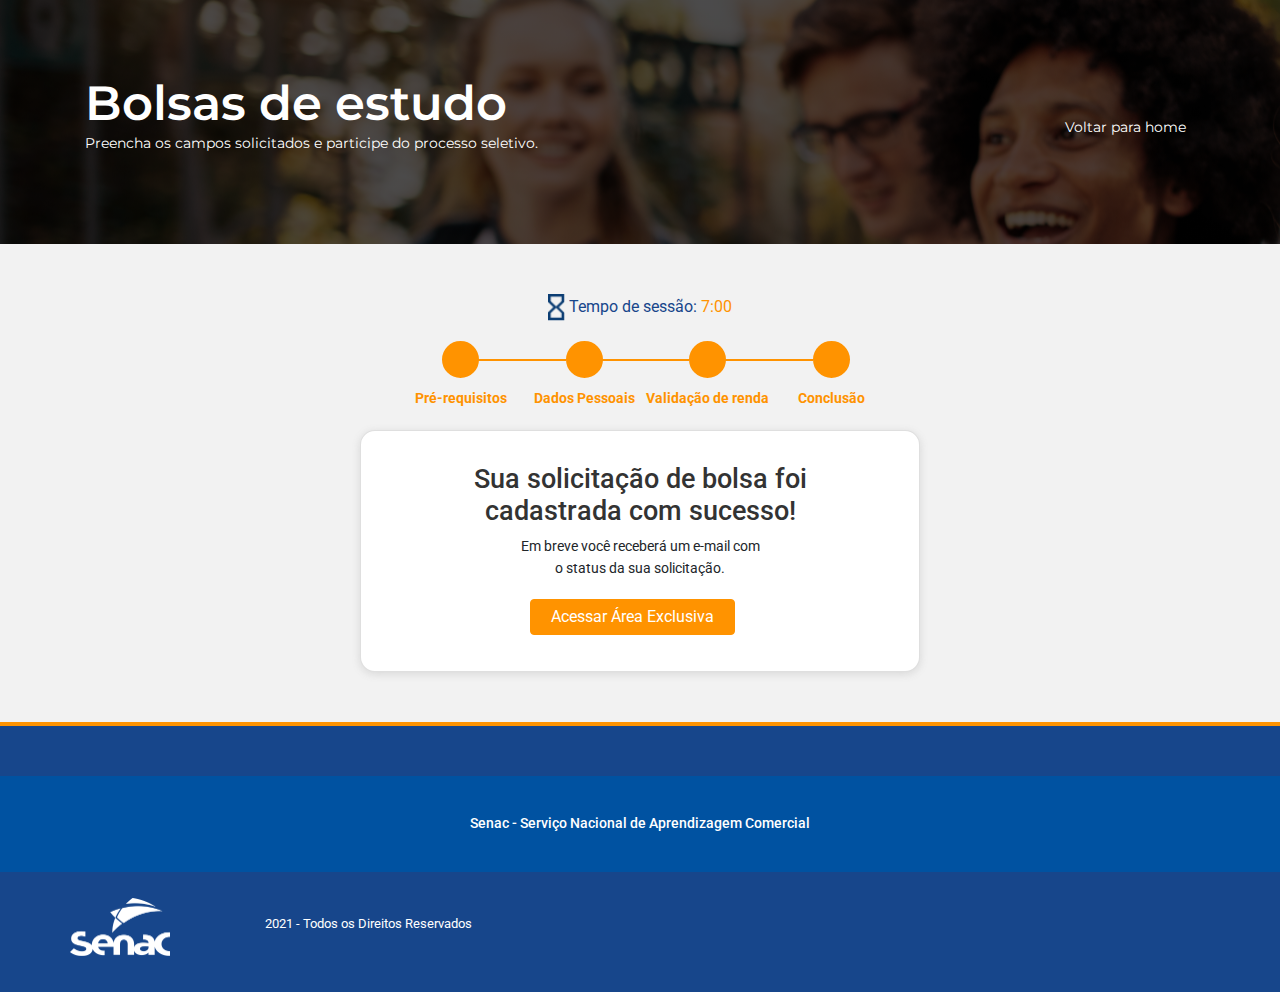
<file: success.html>
<!doctype html>
<html lang="pt-br">

<head>
  <title>Bolsas de Estudo | SENAC-SP</title>
  <meta charset="utf-8">
  <meta name="viewport" content="width=device-width, initial-scale=1, shrink-to-fit=no">
  <meta name="description" content="">
  <meta name="keywords" content="">
  <link rel=”shortcut icon” href=”favicon.ico” type=”image/x-icon”>
  <link rel="stylesheet" href="https://stackpath.bootstrapcdn.com/bootstrap/4.3.1/css/bootstrap.min.css"
    integrity="sha384-ggOyR0iXCbMQv3Xipma34MD+dH/1fQ784/j6cY/iJTQUOhcWr7x9JvoRxT2MZw1T" crossorigin="anonymous">
    <link href="https://fonts.googleapis.com/css2?family=Montserrat:wght@100;300;400;500;600;800&display=swap" rel="stylesheet">
    <link rel="preconnect" href="https://fonts.gstatic.com">
  <link href="https://fonts.googleapis.com/css2?family=Roboto:wght@100;400;500;700&display=swap" rel="stylesheet">
  <link rel="stylesheet" href="https://cdnjs.cloudflare.com/ajax/libs/font-awesome/5.15.2/css/all.min.css" integrity="sha512-HK5fgLBL+xu6dm/Ii3z4xhlSUyZgTT9tuc/hSrtw6uzJOvgRr2a9jyxxT1ely+B+xFAmJKVSTbpM/CuL7qxO8w==" crossorigin="anonymous" />
  <link rel="stylesheet" href="style.css">
</head>

<body>

  <header id="topo" class="d-flex">
    <div class="container">
      <div class="row align-items-center d-flex h-100">
        <div class="col-12 col-lg-8 order-2 order-md-1">
          <h1>Bolsas de estudo</h1>
          <p>Preencha os campos solicitados e participe do processo seletivo.</p>
        </div>
        <div class="col-12 col-lg-4 order-1 order-md-2">
          <div class="back-home-mobile">
            <div class="back-to-home">
              <a href="index.html">
                <i class="fas fa-home"></i> <br/>
                <span>Voltar para home</span>
              </a>
            </div>
        </div>
        </div>
      </div>
    </div>
    </div>
  </header>

      <main>
        <div class="container">
          <div class="row">
            <div class="col-lg-2 d-none d-lg-flex"></div>
            <div class="col-12 col-lg-8">

              <div class="timer">
                <p><img src="images/time-icon.png" alt="">  Tempo de sessão: <span>7:00</span></p>
              </div>





              <!-- step -->
              <div class="step d-flex justify-content-center">
                <div>
                  <ul class="step-bar">
                    <li class="active">
                      <span>Pré-requisitos</span>
                    </li>
                    <li class="active">
                      <span>Dados Pessoais</span>
                    </li>
                    <li class="active">
                      <span>Validação de renda</span>
                    </li>
                    <li class="active">
                      <span>Conclusão</span>
                    </li>
                  </ul>
                </div>
              </div>




              <div style="display: flex; justify-content: center;">
              <div class="step-container card bg-white p-5" style="width: 560px; padding-top: 2rem !important; padding-bottom: 1rem !important;">
                <div class="success-container">
                  <i class="fas fa-check-circle"></i>
                  <h3>Sua solicitação de bolsa foi <br/>cadastrada com sucesso! </h3>
                  <div>
                    <p>Em breve você receberá um e-mail com <br/>o status da sua solicitação.</p>
                  </div>
                  <div class="col-12 form-button-container text-center">
                    <a href="index.html" class="btn btn-primary btn-full mr-3">Acessar Área Exclusiva</a>
                  </div>
                </div>
              </div>
              </div>

            </div>
              <div class="col-lg-2 d-none d-lg-flex"></div>
          </div>
        </div>
      </main>

        <!-- FOOTER -->
        <footer id="rodape">
          <div class="container-fluid">
            <div class="row">
              <div class="col-12 middle-target">
                <p>Senac - Serviço Nacional de Aprendizagem Comercial</p>
              </div>
            </div>
          </div>
          <div class="container bottom-target">
            <div class="row">
              <div class="col-12 col-lg-2 d-flex align-items-center justify-content-md-start justify-content-center mb-3 mt-3">
                <a href="/"><img src="images/senac_logo_branco.png" class="img-responsive logo-senac" alt="Logo SENAC-SP"></a>
              </div>
              <div class="col-12 col-lg-6 d-flex align-items-center justify-content-center justify-content-md-start pt-2">
                <p>2021 - Todos os Direitos Reservados</p>
              </div>
              <div class="col-12 col-lg-4 d-flex justify-content-end ">
                <div class="footer-sociais h-100">
                  <a href="https://www.facebook.com/"><i class="fab fa-facebook-square"></i></a>
                  <a href="https://twitter.com/"><i class="fab fa-twitter-square"></i></a>
                  <a href="https://linkedin.com/showcase/"><i class="fab fa-linkedin"></i></a>
                  <a href="https://youtube.com"><i class="fab fa-youtube-square"></i></a>
                </div>
              </div>
            </div>
          </div>
        </footer>

        <!-- Optional JavaScript -->
  <!-- jQuery first, then Popper.js, then Bootstrap JS -->
  <script src="https://ajax.googleapis.com/ajax/libs/jquery/3.5.1/jquery.min.js"></script>
  <script src="https://cdnjs.cloudflare.com/ajax/libs/popper.js/1.14.7/umd/popper.min.js"
    integrity="sha384-UO2eT0CpHqdSJQ6hJty5KVphtPhzWj9WO1clHTMGa3JDZwrnQq4sF86dIHNDz0W1"
    crossorigin="anonymous"></script>
  <script src="https://stackpath.bootstrapcdn.com/bootstrap/4.3.1/js/bootstrap.min.js"
    integrity="sha384-JjSmVgyd0p3pXB1rRibZUAYoIIy6OrQ6VrjIEaFf/nJGzIxFDsf4x0xIM+B07jRM"
    crossorigin="anonymous"></script>
  <script src="js/custom.js"></script>

</body>
</html>
</file>
<file: style.css>
@charset "UTF-8";
html, body {
  background-color: #f2f2f2;
}

main {
  font-family: "Roboto", sans-serif;
  font-weight: 400;
  padding: 50px 0;
}

.btn-full {
  background-color: #FF9300;
  color: #ffffff;
  border: 1px solid #FF9300;
  padding: 5px 20px;
}
.btn-full:hover {
  background-color: #FF9300;
  border: 1px solid #FF9300;
}

.btn-out {
  background-color: #ffffff;
  color: #FF9300;
  border: 1px solid #FF9300;
  padding: 5px 20px;
}
.btn-out:hover {
  color: #FF9300;
  background-color: transparent;
  border: 1px solid #FF9300;
}

.btn-big {
  min-width: 145px;
}
@media (min-width: 768px) {
  .btn-big {
    width: 220px;
  }
}

.modal-dialog {
  max-width: 750px;
}

#topo {
  color: #ffffff;
  font-family: "Montserrat", sans-serif;
  height: 20%;
  min-height: 20%;
  background: linear-gradient(rgba(0, 0, 0, 0.7), rgba(0, 0, 0, 0.7)), url(../images/header-background.png) no-repeat;
  background-size: 219% 101%;
  background-position: 92% 0%;
  padding: 29px 0;
}
@media (min-width: 768px) {
  #topo {
    padding: 73px 0;
    background-size: cover;
    background: linear-gradient(rgba(0, 0, 0, 0.7), rgba(0, 0, 0, 0.7)), url(../images/header-background.png) no-repeat;
  }
}
#topo h1 {
  color: #ffffff;
  font-size: 2.1rem;
  font-weight: 600;
  word-wrap: break-word;
  margin: 0;
  padding: 0;
}
@media (min-width: 768px) {
  #topo h1 {
    font-size: 2rem;
  }
}
@media (min-width: 992px) {
  #topo h1 {
    font-size: 3rem;
    line-height: 60px;
  }
}
#topo h2 {
  font-size: 1rem;
  font-weight: 100;
  word-wrap: break-word;
  margin: 0;
  padding: 0;
}
#topo p {
  font-size: 0.9rem;
}
@media (min-width: 768px) {
  #topo p {
    font-size: 0.9rem;
  }
}
#topo .btn {
  width: 100%;
}
@media (min-width: 768px) {
  #topo .btn {
    width: 300px;
  }
}
#topo .back-to-home {
  color: #ffffff;
  text-align: center;
  display: flex;
  flex-direction: column;
}
#topo .back-to-home i {
  font-size: 1.75rem;
}
#topo .back-to-home a {
  font-size: 0.9rem;
  color: #ffffff;
}
#topo .back-home-mobile {
  position: relative;
  left: 105px;
  margin-bottom: 30px;
}

.timer {
  text-align: center;
  padding: 0 20px;
  font-size: 0.8rem;
}
.timer span {
  color: #FF9300;
}
.timer img {
  width: 17px;
}
.timer p {
  color: #17468B;
  font-size: 1rem;
}

.step {
  margin: 20px 0;
}
.step .step-bar {
  counter-reset: step;
  min-width: 0;
}
@media (min-width: 768px) {
  .step .step-bar {
    min-width: 534px;
  }
}
.step .step-bar li {
  list-style-type: none;
  float: left;
  width: 25%;
  position: relative;
  text-align: center;
  font-size: 0.7rem;
  font-weight: 400;
  left: -21px;
}
@media (min-width: 768px) {
  .step .step-bar li {
    left: -14px;
  }
}
.step .step-bar li span {
  color: #999;
  font-size: 0.7rem;
  font-weight: bold;
}
@media (min-width: 768px) {
  .step .step-bar li span {
    font-size: 0.9rem;
  }
}
.step .step-bar li.active span {
  color: #FF9300;
}
.step .step-bar li:before {
  /* CSS for creating steper block before the li item*/
  content: counter(step);
  counter-increment: step;
  height: 37px;
  width: 37px;
  line-height: 33px;
  font-size: 0.9rem;
  font-weight: bold;
  color: #999;
  border: 3px solid #999;
  display: block;
  text-align: center;
  margin: 0 auto 10px auto;
  border-radius: 50%;
  background-color: #ffffff;
}
.step .step-bar li:after {
  /* CSS for creating horizontal line*/
  content: " ";
  position: absolute;
  width: 52%;
  height: 2px;
  background-color: #999;
  top: 18px;
  left: -26%;
  z-index: 0;
}
@media (min-width: 768px) {
  .step .step-bar li:after {
    width: 71%;
    left: -36%;
  }
}
.step .step-bar li:first-child:before {
  color: #FF9300;
  border-color: #FF9300;
  border: 2px solid;
}
.step .step-bar li:first-child span {
  color: #FF9300;
}
.step .step-bar li:first-child:after {
  content: none;
}
.step .step-bar li.active {
  color: #FF9300;
}
.step .step-bar li.active:before {
  content: "";
  font-family: "Font Awesome 5 Free";
  color: #ffffff;
  background-color: #FF9300;
  border-color: #FF9300;
}
.step .step-bar li.active + :after {
  background-color: #FF9300;
}

.step-container {
  border-radius: 15px;
  box-shadow: 0 0.125rem 0.5rem rgba(112, 112, 112, 0.2);
}
.step-container h3 {
  font-size: 1.3rem;
  color: #333;
}
.step-container p {
  font-size: 0.9rem;
  font-weight: 400;
  margin: 0;
  padding: 0;
}
.step-container .section-form {
  padding: 5px 0;
}
.step-container .section-form h4 {
  font-size: 1.2rem;
  color: #17468B;
  border-bottom: 2px solid #17468B;
  margin-bottom: 0;
}
.step-container .section-form p {
  font-size: 0.9rem;
  font-weight: 400;
  padding: 0;
  margin: 0;
  color: #333;
}
.step-container .section-form small {
  font-size: 0.7rem;
  color: #333;
}
.step-container .form-checkbox {
  font-size: 0.9rem;
}
.step-container .form-checkbox p {
  font-size: 0.9rem;
  font-style: italic;
}
.step-container .info-upload {
  font-size: 0.7rem;
  font-weight: normal;
}
.step-container .info-upload p {
  font-size: 0.9rem;
  font-weight: 700;
}
.step-container .validacao-container {
  color: #333;
}
.step-container .validacao-container h3 {
  font-size: 1.7rem;
}
.step-container .validacao-container p {
  font-size: 1rem;
  line-height: 20px;
}
.step-container .success-container {
  text-align: center;
}
.step-container .success-container h3 {
  font-size: 1.7rem;
}
.step-container .success-container p {
  font-size: 0.9rem;
}
.step-container .success-container i {
  font-size: 6rem;
  margin: 20px 0;
  color: #FF9300;
}
.step-container .accept-terms {
  margin: 20px 0;
  font-size: 1rem;
  font-weight: 300;
}
.step-container .accept-terms h5 {
  font-size: 1rem;
  color: #17468B;
}
.step-container .accept-terms a {
  color: #FF9300;
  font-weight: bold;
  text-decoration: underline;
}
.step-container .accept-terms input[type=checkbox] {
  transform: scale(1.9);
}
.step-container .accept-terms .form-check-label {
  margin-left: 10px;
}
.step-container .accept-terms .form-check-label p {
  font-size: 0.9rem;
  font-weight: 300;
}
.step-container .cancel-container {
  text-align: center;
}
.step-container .cancel-container h3 {
  font-size: 1.7rem;
}
.step-container .cancel-container p {
  font-size: 0.9rem;
}
.step-container .cancel-container i {
  font-size: 6rem;
  margin: 20px 0;
  color: #FF9300;
}
.step-container .form-button-container {
  margin: 20px 0;
}
.step-container .form-button-container p {
  font-size: 0.9rem;
  font-weight: 400;
}
.step-container .form-button-container .btn {
  font-size: 0.9rem;
}
@media (min-width: 768px) {
  .step-container .form-button-container .btn {
    font-size: 1rem;
  }
}
.step-container .add-comprovante {
  font-size: 0.9rem;
}
.step-container input[type=text], .step-container select {
  border-radius: 10px;
  border: 1px solid #333;
  color: #333;
  font-style: italic;
  font-size: 0.8rem;
  margin-bottom: 10px;
  height: calc(1.5em + .75rem + 6px);
  padding: 0.3rem;
}
.step-container input[type=text]::placeholder, .step-container select::placeholder {
  color: #333;
}
.step-container .form-control option {
  padding: 0.3rem 0;
}
.step-container .custom-file-input {
  opacity: 1;
  color: transparent;
}
.step-container .custom-file-input::-webkit-file-upload-button {
  visibility: hidden;
}
.step-container .custom-file-input:before {
  content: "Upload pendente";
  display: inline-block;
  color: #FF0000;
  border: 1px solid #FF0000;
  border-radius: 10px;
  height: calc(1.5em + .75rem + 6px) !important;
  padding: 5px 42px;
  outline: none;
  white-space: nowrap;
  -webkit-user-select: none;
  cursor: pointer;
  font-weight: 400;
  font-size: 0.8rem;
  line-height: 25px;
}
.step-container .custom-file-input:hover:before {
  border-color: #FF0000;
}
.step-container .custom-file-input:active:before {
  background: -webkit-linear-gradient(top, #e3e3e3, #f9f9f9);
}
.step-container .custom-file-input:after {
  content: "";
  font-weight: 900;
  font-family: "Font Awesome 5 Free";
  left: 15px;
  top: 5px;
  color: #FF0000;
  position: absolute;
}

#rodape {
  color: #ffffff;
  font-size: 0.8rem;
  background-color: #17468B;
  padding: 50px 0 10px 0;
  border-top: 4px solid #FF9300;
}
#rodape .logo-senac {
  width: 100px;
}
#rodape .middle-target {
  background-color: #0052A1;
  padding: 27px;
  text-align: center;
  font-size: 0.9rem;
}
#rodape .middle-target p {
  margin: 10px 0;
  font-weight: 500;
}
#rodape .bottom-target {
  padding: 10px 0;
}
#rodape .footer-sociais {
  display: flex;
  align-items: center;
  justify-content: center;
  width: 100%;
  padding-left: 0;
}
@media (min-width: 768px) {
  #rodape .footer-sociais {
    width: 200px;
    justify-content: start;
  }
}
@media (min-width: 1200px) {
  #rodape .footer-sociais {
    width: 200px;
  }
}
#rodape .footer-sociais a {
  padding: 0 25px 0 0;
  font-size: 1.9rem;
  color: #ffffff;
}
@media (min-width: 768px) {
  #rodape .footer-sociais a {
    padding: 0 10px 0 0;
  }
}

/*# sourceMappingURL=style.css.map */
</file>
